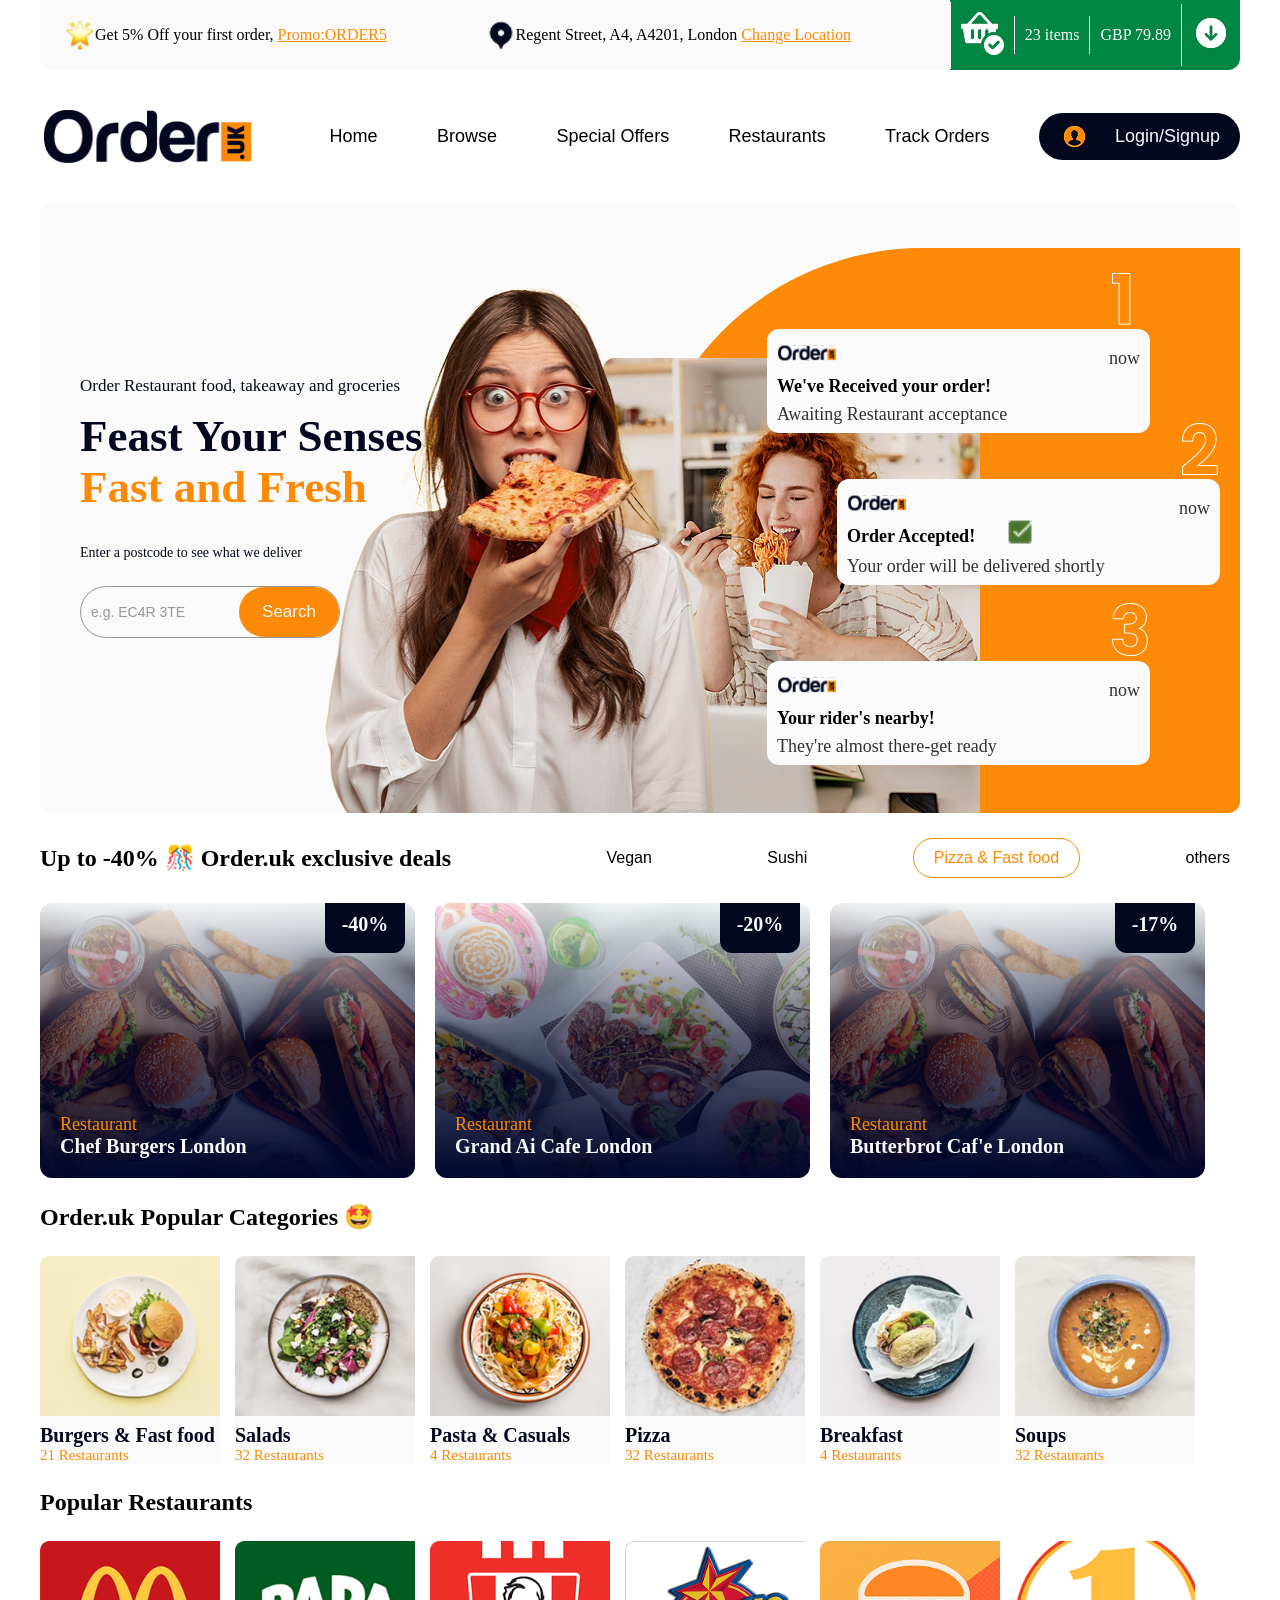
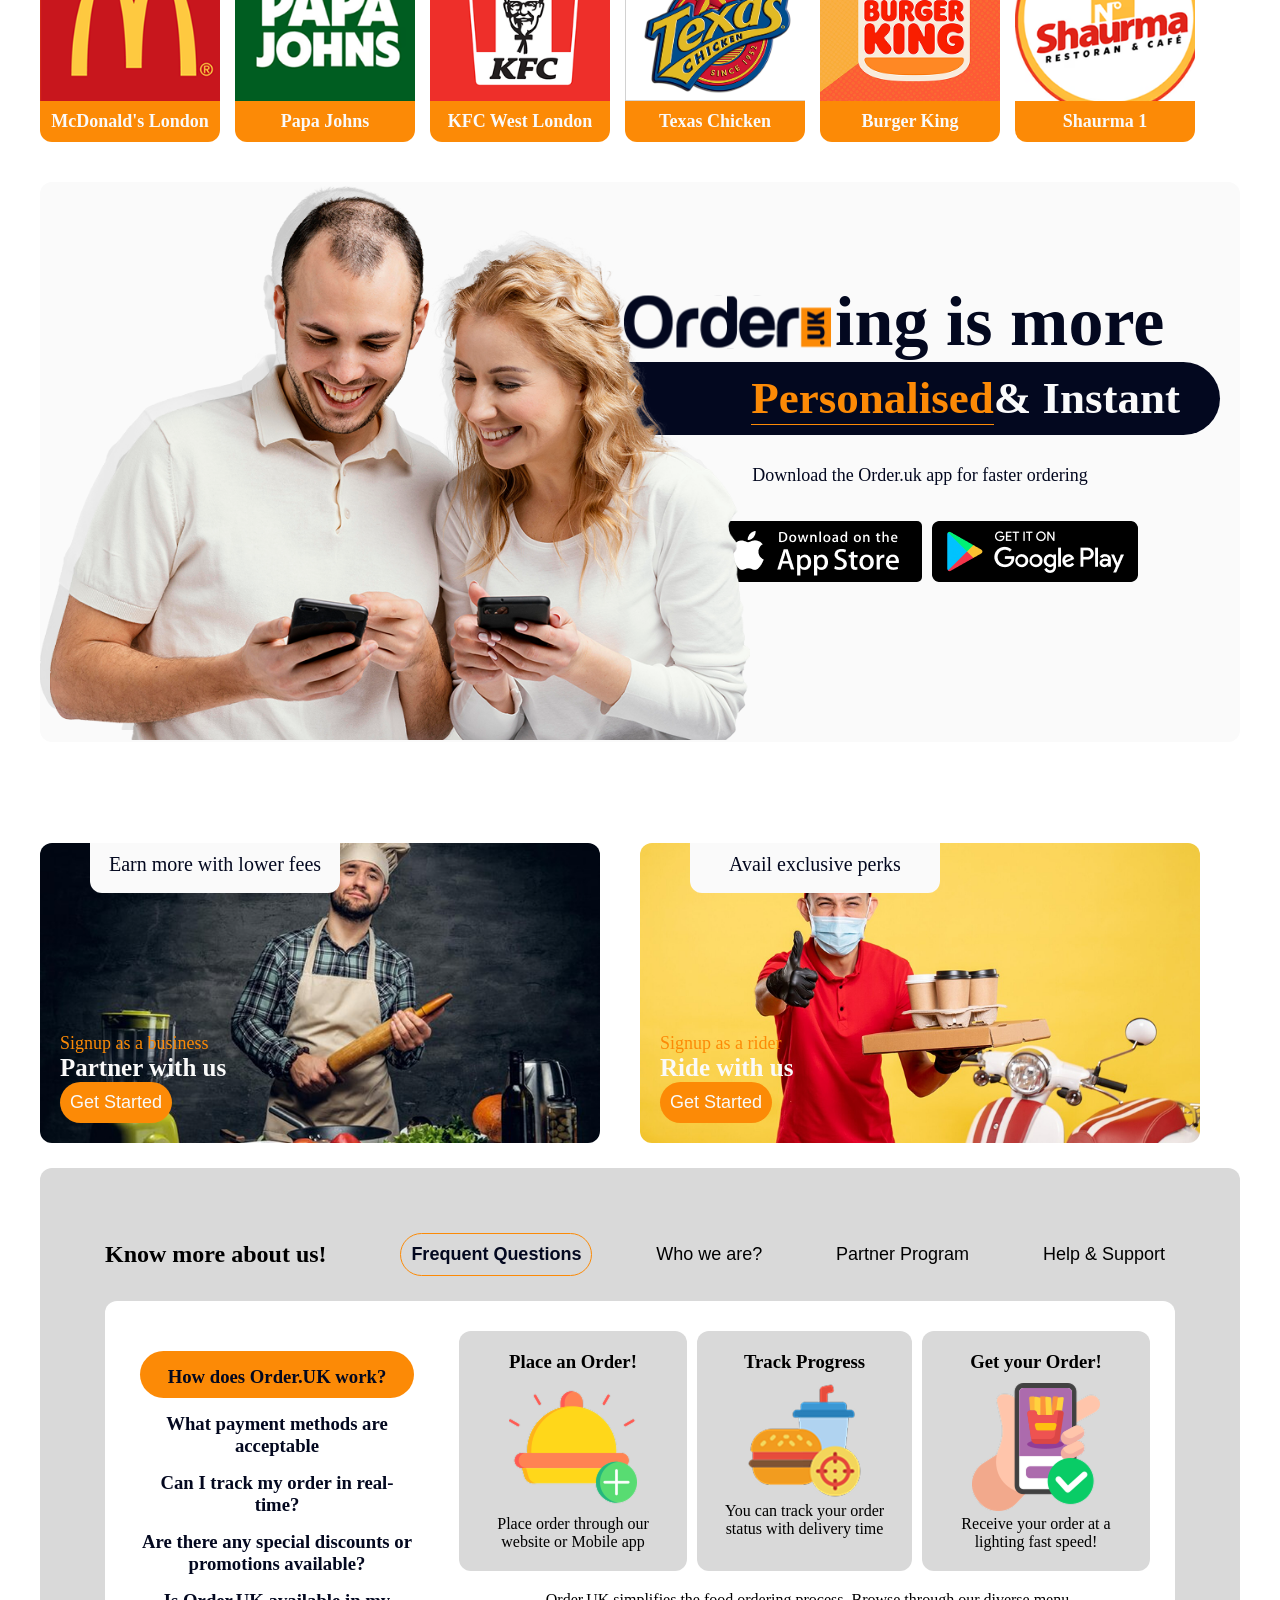
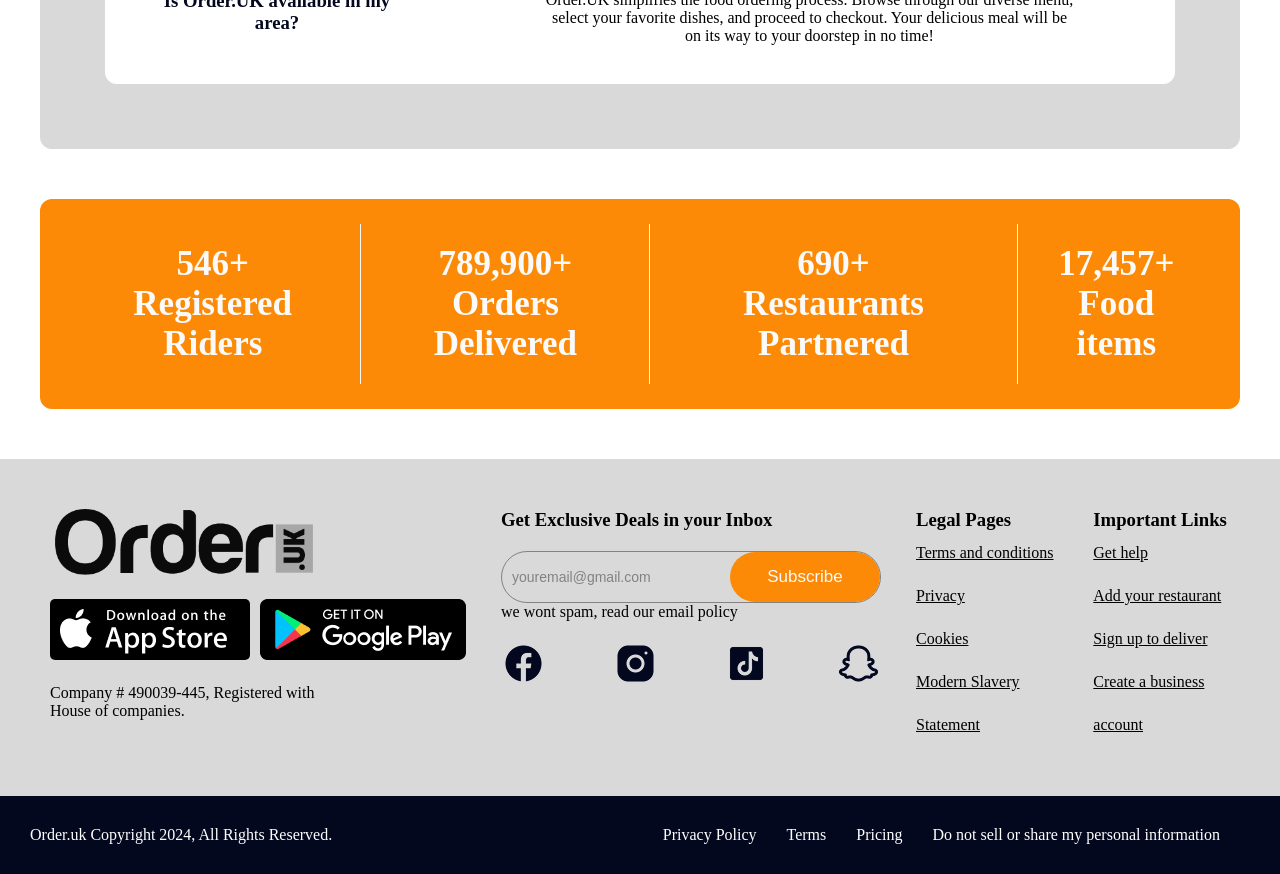
<file: index.html>
<!DOCTYPE html>
<html lang="en">
    <head>
        <meta charset="UTF-8">
        <meta name="viewport" content="width=device-width, initial-scale=1.0">
        <title>Food Delivery</title>
        <link rel="stylesheet" href="./index.css">
    </head>
    <body>
        <section class="fullpage">
            <nav class="location">
                <div class="promo">
                    <img src="./images/star icon.png" alt="">
                    <p>Get 5% Off your first order, <a href="">Promo:ORDER5</a> </p>
                </div>
                <div class="regent">
                    <img src="./images/Location icon.png" alt="">
                    <p>Regent Street, A4, A4201, London <a href="">Change Location</a></p>
                    
                </div>
                <div class="basket">
                    <div class="shopB">
                        <img src="./images/Full Shopping Basket.png" alt="">
                    </div>
                    <div class="items">
                        <p>23 items</p>
                    </div>
                    <div class="GBP">
                        <p>GBP 79.89</p>
                    </div>
                    <div class="forward">
                        <img src="./images/forward icon.png" alt="">
                    </div>
                </div>
            </nav>
            <div class="orderlogo">
                <img src="./images/Order logo.svg" alt="">
                <button class="homebtn">Home</button>
                <button class="browsebtn">Browse</button>
                <button class="specialbtn">Special Offers</button>
                <a href="../ordering-page/ordering.html"><button class="restbtn">Restaurants</button></a>
                <button class="trackbtn">Track Orders</button>
                <div class="logbtn">
                    <img src="./images/Male User icon.png" alt="">
                    <button class="logsigbtn">Login/Signup</button>
                </div>
            </div>
            <div class="landpg">
                <div class="orange"></div>
                <div class="spag-div"></div>
                <div class="eatpizza"><img src="./images/girleatingpizza.png" alt=""></div>
                <div class="order1">
                    <img class="orimg1" src="./images/1.png" alt="">
                    <div class="receiveorder">
                        <div class="order1logo">
                            <img src="./images/Order logo.svg" alt="">
                            <p>now</p>
                        </div>
                        <h1>We've Received your order!</h1>
                        <p>Awaiting Restaurant acceptance</p>
                    </div>
                </div>
                <div class="order2">
                    <img class="orimg2" src="./images/2.png" alt="">
                    <div class="acceptorder">
                        <div class="order1logo">
                            <img src="./images/Order logo.svg" alt="">
                            <p>now</p>
                        </div>
                        <div class="ornow">
                            <h1>Order Accepted!</h1>
                            <img src="./images/Tick Box.png" alt="">
                        </div>
                        <p>Your order will be delivered shortly</p>
                    </div>
                </div>
                <div class="order3">
                    <img class="orimg3" src="./images/3.png" alt="">
                    <div class="riderorder">
                        <div class="order1logo">
                            <img src="./images/Order logo.svg" alt="">
                            <p>now</p>
                        </div>
                        <h1>Your rider's nearby!</h1>
                        <p>They're almost there-get ready</p>
                    </div>
                </div>
                <div class="text1">
                    <p class="p1">Order Restaurant food, takeaway and groceries</p>
                    <h1 class="h1">Feast Your Senses</h1>
                    <h1 class="h2">Fast and Fresh</h1>
                    <p class="p2">Enter a postcode to see what we deliver</p>
                    <form action="">
                        <input type="text" name="" id="" placeholder="e.g. EC4R 3TE">
                        <button>Search</button>
                    </form>
                </div>
                
            </div>
            <div class="exclusive">
                <div class="deals">
                    <h1 class="dealsh1">Up to -40% 🎊 Order.uk exclusive deals</h1>
                    <button class="vgbtn">Vegan</button>
                    <button class="subtn">Sushi</button>
                    <button class="pffbtn">Pizza & Fast food</button>
                    <button class="otbtn">others</button>
                </div>
                <div class="restaurantfood">
                    <div class="chefburgers">
                        <div class="chburg">
                            <div class="chtext1">
                                <h1>-40%</h1>
                            </div>
                            <div class="chtext2">
                                <p>Restaurant</p>
                                <h2>Chef Burgers London</h2>
                            </div>   
                        </div>
                    </div>
                    <div class="aicafe">
                        <div class="aicaf">
                            <div class="aitext1">
                                <h1>-20%</h1>
                            </div>
                            <div class="aitext2">
                                <p>Restaurant</p>
                                <h2>Grand Ai Cafe London</h2>
                            </div>   
                        </div>
                    </div>
                    <div class="butterbrot">
                        <div class="butbrot">
                            <div class="brottext1">
                                <h1>-17%</h1>
                            </div>
                            <div class="brottext2">
                                <p>Restaurant</p>
                                <h2>Butterbrot Caf'e London</h2>
                            </div>   
                        </div>
                    </div>
                </div>   
            </div>
            <div class="orderpopular">
                <h2>Order.uk Popular Categories 🤩</h2>
                <div class="ordercategories">
                    <div class="burgfast">
                        <div class="burgfastImage"></div>
                        <div class="burgfastText">
                            <h2>Burgers & Fast food</h2>
                            <p>21 Restaurants</p>
                        </div>
                    </div>
                    <div class="salad">
                        <div class="saladImage"></div>
                        <div class="saladText">
                            <h2>Salads</h2>
                            <p>32 Restaurants</p>
                        </div>
                    </div>
                    <div class="pasc">
                        <div class="pascImage"></div>
                        <div class="pascText">
                            <h2>Pasta & Casuals</h2>
                            <p>4 Restaurants</p>
                        </div>
                    </div>
                    <div class="pizz">
                        <div class="pizzImage"></div>
                        <div class="pizzText">
                            <h2>Pizza</h2>
                            <p>32 Restaurants</p>
                        </div>
                    </div>
                    <div class="Break">
                        <div class="BreakImage"></div>
                        <div class="BreakText">
                            <h2>Breakfast</h2>
                            <p>4 Restaurants</p>
                        </div>
                    </div>
                    <div class="soup">
                        <div class="soupImage"></div>
                        <div class="soupText">
                            <h2>Soups</h2>
                            <p>32 Restaurants</p>
                        </div>
                    </div>
                    
                </div>
            </div>
            <div class="popularresto">
                <h2>Popular Restaurants</h2>
                <div class="popresto">
                    <div class="McDon">
                        <div class="McDonImage"></div>
                        <div class="McDonText">
                            <h2>McDonald's London</h2>
                        </div>
                    </div>
                    <div class="papaJ">
                        <div class="papaJImage"></div>
                        <div class="papaJText">
                            <h2>Papa Johns</h2>
                        </div>
                    </div>
                    <div class="KFC">
                        <div class="KFCImage"></div>
                        <div class="KFCText">
                            <h2>KFC West London</h2>
                        </div>
                    </div>
                    <div class="Texc">
                        <div class="TexcImage"></div>
                        <div class="TexcText">
                            <h2>Texas Chicken</h2>
                        </div>
                    </div>
                    <div class="BurgK">
                        <div class="BurgKImage"></div>
                        <div class="BurgKText">
                            <h2>Burger King</h2>
                        </div>
                    </div>
                    <div class="Shau">
                        <div class="ShauImage"></div>
                        <div class="ShauText">
                            <h2>Shaurma 1</h2>
                        </div>
                    </div>
                </div>
            </div>
            <div class="download">
                <div class="downloadbg">
                    <div class="orderpers">
                        <div class="ordering">
                            <img src="./images/Order logo.svg" alt=""><h2>ing is more</h2>
                        </div>
                        <div class="personalizes">
                            <h2 class="pers">Personalised</h2>
                            <h2 class="ins"> & Instant</h2>
                        </div>
                        <div class="downorder">
                            <p>Download the Order.uk app for faster ordering</p>
                            <div class="appplay">
                                <div class="appstore"><img src="./images/App Store.png" alt=""></div>
                                <div class="googleplay"><img src="./images/google play.png" alt=""></div>
                            </div>
                        </div>
                        
                    </div>
                    <div class="smiling1"></div>
                    <div class="smiling2"></div>
                    
                </div>
            </div>
            <div class="earnperks">
                <div class="earn">
                    <div class="earnmore">
                        <div class="earnmoretext1">
                            <p>Earn more with lower fees</p>
                        </div>
                        <div class="earnmoretext2">
                            <p>Signup as a business</p>
                            <h2>Partner with us</h2>
                            <button>Get Started</button>
                        </div>   
                    </div>
                </div>
                <div class="perks">
                    <div class="perksavail">
                        <div class="perksavailtext1">
                            <p>Avail exclusive perks</p>
                        </div>
                        <div class="perksavailtext2">
                            <p>Signup as a rider</p>
                            <h2>Ride with us</h2>
                            <button>Get Started</button>
                        </div>   
                    </div>
                </div>
            </div>
            <div class="knowmore">
                <div class="knmr">
                    <div class="know">
                        <h2>Know more about us!</h2>
                        <button class="freq">Frequent Questions</button>
                        <button class="what">Who we are?</button>
                        <button class="what">Partner Program</button>
                        <button class="what">Help & Support</button>
                    </div>
                    <div class="howdoes">
                        <div class="howwork">
                            <h3 class="hodoes">How does Order.UK work?</h3>
                            <h3>What payment methods are acceptable</h3>
                            <h3>Can I track my order in real-time?</h3>
                            <h3>Are there any special discounts or promotions available?</h3>
                            <h3>Is Order.UK available in my area?</h3>
                        </div>
                        <div class="placetrack">
                            <div class="placeortr">
                                <div class="place-order">
                                    <h3>Place an Order!</h3>
                                    <img src="./images/place order icon.png" alt="">
                                    <p>Place order through our website or Mobile app</p>
                                </div>
                                <div class="track-order">
                                    <h3>Track Progress</h3>
                                    <img src="./images/track progress icon.png" alt="">
                                    <p>You can track your order status with delivery time</p>
                                </div>
                                <div class="get-order">
                                    <h3>Get your Order!</h3>
                                    <img src="./images/get your order icon.png" alt="">
                                    <p>Receive your order at a lighting fast speed!</p>
                                </div>
                            </div>
                            <div class="simplifies">
                                <p>Order.UK simplifies the food ordering process. Browse through our diverse menu, <br>select your favorite dishes, and proceed to checkout. Your delicious meal will be <br>on its way to your doorstep in no time!</p>
                            </div>
                        </div>
                    </div>
                </div>

            </div>
            <div class="no-of">
                <div class="reg-ri"><h3>546+ <br>Registered Riders</h3></div>
                <div class="ord-de"><h3>789,900+ <br>Orders Delivered</h3></div>
                <div class="res-pa"><h3>690+ <br>Restaurants Partnered</h3></div>
                <div class="foo-it"><h3>17,457+ <br>Food items</h3></div>
            </div> 
        </section>
        <section class="footer">
            <div class="orderlegal">
                <div class="order-app">
                    <div class="ord-2"><img src="./images/Order logo2.svg" alt=""></div>
                    <div class="applay">
                        <div class="apstore"><img src="./images/App Store.png" alt=""></div>
                        <div class="googplay"><img src="./images/google play.png" alt=""></div>
                    </div>
                    <p>Company # 490039-445, Registered with <br>House of companies.</p>
                </div>
                <div class="get-ex">
                    <h3>Get Exclusive Deals in your Inbox</h3>
                    <form action="">
                        <input type="text" name="" id="" placeholder="youremail@gmail.com">
                        <button>Subscribe</button>
                    </form>
                    <p>we wont spam, read our email policy</p>
                    <div class="soc-icon">
                        <img src="./images/Facebook icon.png" alt="">
                        <img src="./images/Instagram icon.png" alt="">
                        <img src="./images/TikTok icon.png" alt="">
                        <img src="./images/Snapchat icon.png" alt="">
                    </div>
                </div>
                <div class="legal">
                    <h3>Legal Pages</h3>
                    <p>Terms and conditions</p><p>Privacy</p> <p>Cookies</p>  <p>Modern Slavery Statement</p>
                </div>
                <div class="im-li">
                    <h3>Important Links</h3>
                    <p>Get help</p><p>Add your restaurant</p> <p>Sign up to deliver</p>  <p>Create a business account</p>
                </div>
            </div>
            <div class="copyright">
                <p>Order.uk Copyright 2024, All Rights Reserved.</p>
                <div class="priv-pol">
                    <p>Privacy Policy </p>
                    <p> Terms </p>
                    <p>Pricing</p>
                    <p>Do not sell or share my personal information</p>
                </div>
            </div>
        </section>
    </body>
</html>
</file>
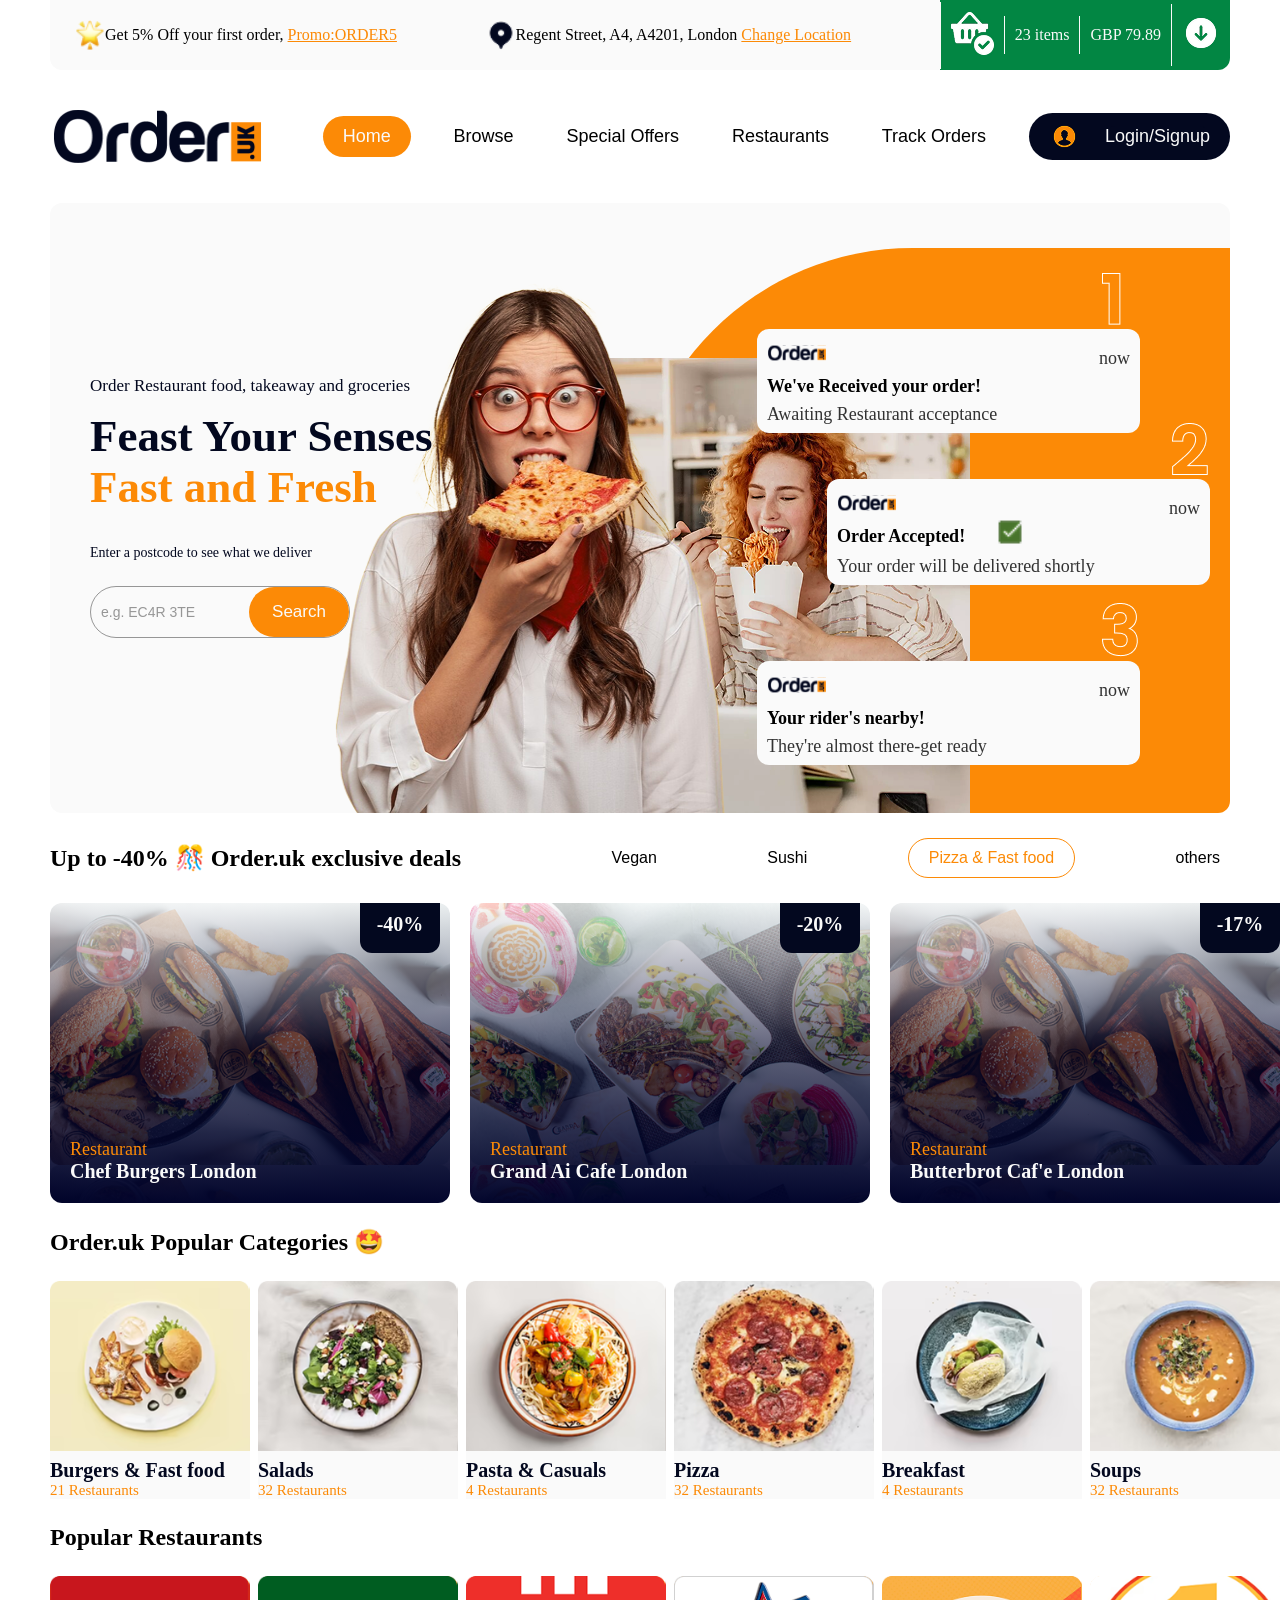
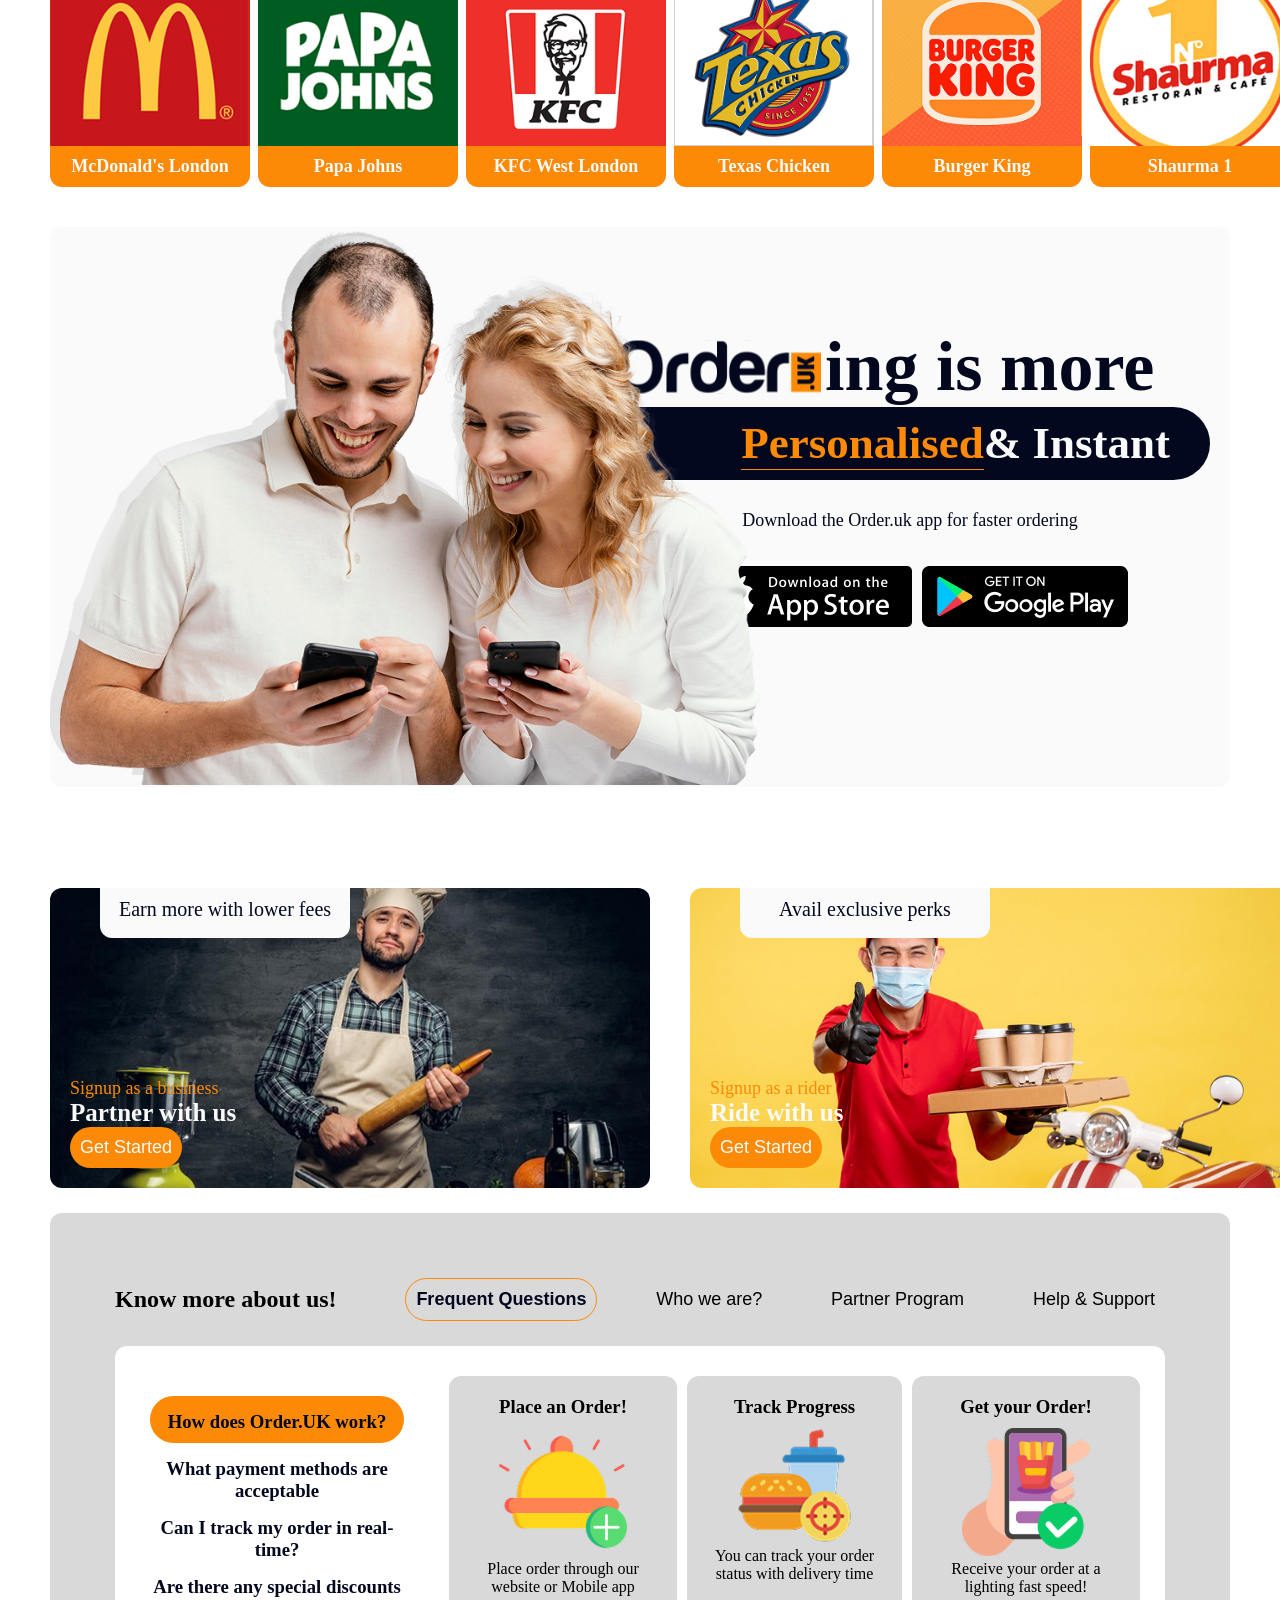
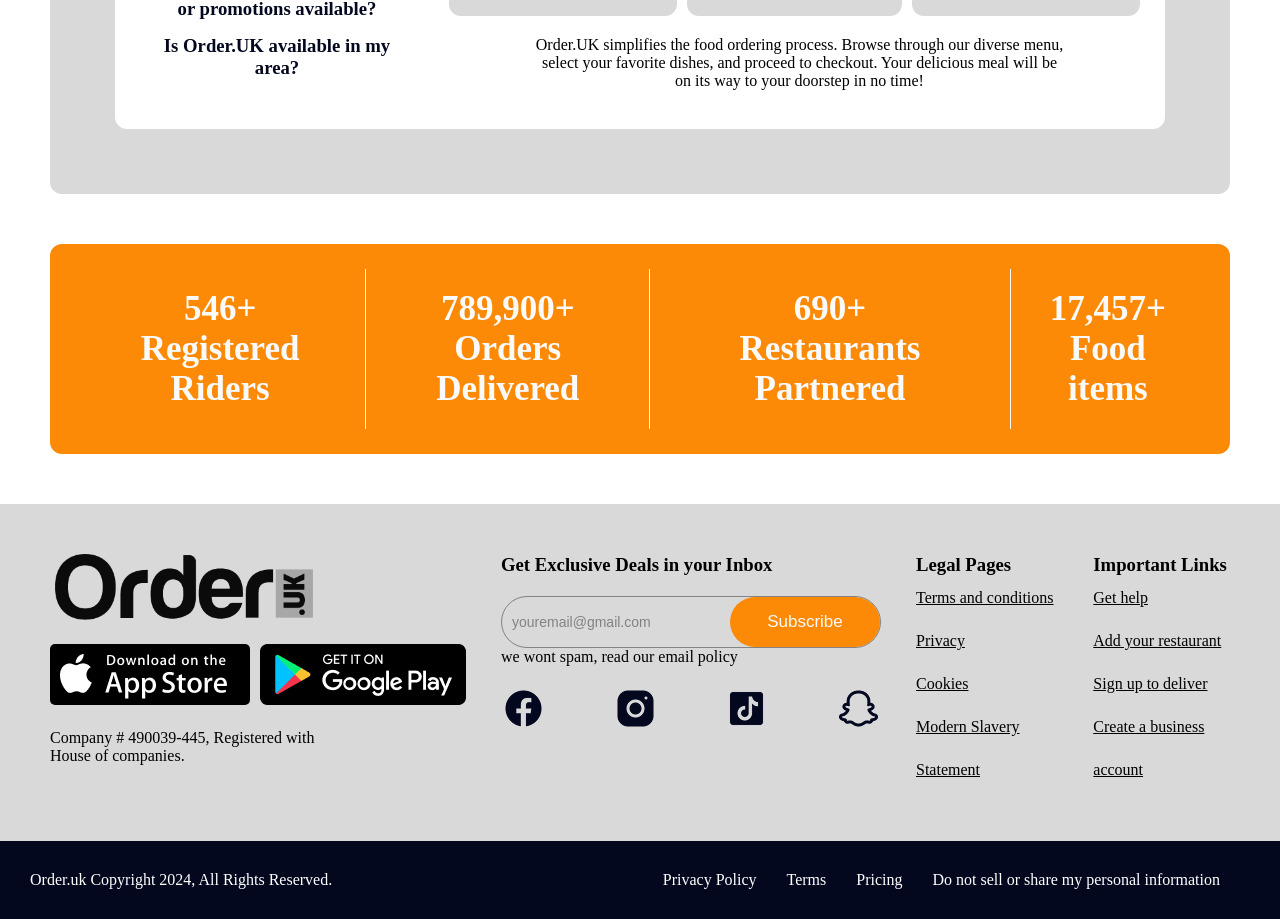
<file: home/index.html>
<!DOCTYPE html>
<html lang="en">
<head>
    <meta charset="UTF-8">
    <meta name="viewport" content="width=device-width, initial-scale=1.0">
    <title>Food Delivery</title>
    <link rel="stylesheet" href="./index.css">
</head>
<body>
    <section class="fullpage">
        <nav class="location">
            <div class="promo">
                <img src="./images/star icon.png" alt="">
                <p>Get 5% Off your first order, <a href="">Promo:ORDER5</a> </p>
            </div>
            <div class="regent">
                <img src="./images/Location icon.png" alt="">
                <p>Regent Street, A4, A4201, London <a href="">Change Location</a></p>
                
            </div>
            <div class="basket">
                <div class="shopB">
                    <img src="./images/Full Shopping Basket.png" alt="">
                </div>
                <div class="items">
                    <p>23 items</p>
                </div>
                <div class="GBP">
                    <p>GBP 79.89</p>
                </div>
                <div class="forward">
                    <img src="./images/forward icon.png" alt="">
                </div>
            </div>
        </nav>
        <div class="orderlogo">
            <img src="./images/Order logo.svg" alt="">
            <button class="homebtn">Home</button>
            <button class="browsebtn">Browse</button>
            <button class="specialbtn">Special Offers</button>
            <a href="../ordering-page/ordering.html"><button class="restbtn">Restaurants</button></a>
            <button class="trackbtn">Track Orders</button>
            <div class="logbtn">
                <img src="./images/Male User icon.png" alt="">
                <button class="logsigbtn">Login/Signup</button>
            </div>
        </div>
        <div class="landpg">
            <div class="orange"></div>
            <div class="spag-div"></div>
            <div class="eatpizza"><img src="./images/girleatingpizza.png" alt=""></div>
            <div class="order1">
                <img class="orimg1" src="./images/1.png" alt="">
                <div class="receiveorder">
                    <div class="order1logo">
                        <img src="./images/Order logo.svg" alt="">
                        <p>now</p>
                    </div>
                    <h1>We've Received your order!</h1>
                    <p>Awaiting Restaurant acceptance</p>
                </div>
            </div>
            <div class="order2">
                <img class="orimg2" src="./images/2.png" alt="">
                <div class="acceptorder">
                    <div class="order1logo">
                        <img src="./images/Order logo.svg" alt="">
                        <p>now</p>
                    </div>
                    <div class="ornow">
                        <h1>Order Accepted!</h1>
                        <img src="./images/Tick Box.png" alt="">
                    </div>
                    <p>Your order will be delivered shortly</p>
                </div>
            </div>
            <div class="order3">
                <img class="orimg3" src="./images/3.png" alt="">
                <div class="riderorder">
                    <div class="order1logo">
                        <img src="./images/Order logo.svg" alt="">
                        <p>now</p>
                    </div>
                    <h1>Your rider's nearby!</h1>
                    <p>They're almost there-get ready</p>
                </div>
            </div>
            <div class="text1">
                <p class="p1">Order Restaurant food, takeaway and groceries</p>
                <h1 class="h1">Feast Your Senses</h1>
                <h1 class="h2">Fast and Fresh</h1>
                <p class="p2">Enter a postcode to see what we deliver</p>
                <form action="">
                    <input type="text" name="" id="" placeholder="e.g. EC4R 3TE">
                    <button>Search</button>
                </form>
            </div>
            
        </div>
        <div class="exclusive">
            <div class="deals">
                <h1 class="dealsh1">Up to -40% 🎊 Order.uk exclusive deals</h1>
                <button class="vgbtn">Vegan</button>
                <button class="subtn">Sushi</button>
                <button class="pffbtn">Pizza & Fast food</button>
                <button class="otbtn">others</button>
            </div>
            <div class="restaurantfood">
                <div class="chefburgers">
                    <div class="chburg">
                        <div class="chtext1">
                            <h1>-40%</h1>
                        </div>
                        <div class="chtext2">
                            <p>Restaurant</p>
                            <h2>Chef Burgers London</h2>
                        </div>   
                    </div>
                </div>
                <div class="aicafe">
                    <div class="aicaf">
                        <div class="aitext1">
                            <h1>-20%</h1>
                        </div>
                        <div class="aitext2">
                            <p>Restaurant</p>
                            <h2>Grand Ai Cafe London</h2>
                        </div>   
                    </div>
                </div>
                <div class="butterbrot">
                    <div class="butbrot">
                        <div class="brottext1">
                            <h1>-17%</h1>
                        </div>
                        <div class="brottext2">
                            <p>Restaurant</p>
                            <h2>Butterbrot Caf'e London</h2>
                        </div>   
                    </div>
                </div>
            </div>   
        </div>
        <div class="orderpopular">
            <h2>Order.uk Popular Categories 🤩</h2>
            <div class="ordercategories">
                <div class="burgfast">
                    <div class="burgfastImage"></div>
                    <div class="burgfastText">
                        <h2>Burgers & Fast food</h2>
                        <p>21 Restaurants</p>
                    </div>
                </div>
                <div class="salad">
                    <div class="saladImage"></div>
                    <div class="saladText">
                        <h2>Salads</h2>
                        <p>32 Restaurants</p>
                    </div>
                </div>
                <div class="pasc">
                    <div class="pascImage"></div>
                    <div class="pascText">
                        <h2>Pasta & Casuals</h2>
                        <p>4 Restaurants</p>
                    </div>
                </div>
                <div class="pizz">
                    <div class="pizzImage"></div>
                    <div class="pizzText">
                        <h2>Pizza</h2>
                        <p>32 Restaurants</p>
                    </div>
                </div>
                <div class="Break">
                    <div class="BreakImage"></div>
                    <div class="BreakText">
                        <h2>Breakfast</h2>
                        <p>4 Restaurants</p>
                    </div>
                </div>
                <div class="soup">
                    <div class="soupImage"></div>
                    <div class="soupText">
                        <h2>Soups</h2>
                        <p>32 Restaurants</p>
                    </div>
                </div>
                
            </div>
        </div>
        <div class="popularresto">
            <h2>Popular Restaurants</h2>
            <div class="popresto">
                <div class="McDon">
                    <div class="McDonImage"></div>
                    <div class="McDonText">
                        <h2>McDonald's London</h2>
                    </div>
                </div>
                <div class="papaJ">
                    <div class="papaJImage"></div>
                    <div class="papaJText">
                        <h2>Papa Johns</h2>
                    </div>
                </div>
                <div class="KFC">
                    <div class="KFCImage"></div>
                    <div class="KFCText">
                        <h2>KFC West London</h2>
                    </div>
                </div>
                <div class="Texc">
                    <div class="TexcImage"></div>
                    <div class="TexcText">
                        <h2>Texas Chicken</h2>
                    </div>
                </div>
                <div class="BurgK">
                    <div class="BurgKImage"></div>
                    <div class="BurgKText">
                        <h2>Burger King</h2>
                    </div>
                </div>
                <div class="Shau">
                    <div class="ShauImage"></div>
                    <div class="ShauText">
                        <h2>Shaurma 1</h2>
                    </div>
                </div>
            </div>
        </div>
        <div class="download">
            <div class="downloadbg">
                <div class="orderpers">
                    <div class="ordering">
                        <img src="./images/Order logo.svg" alt=""><h2>ing is more</h2>
                    </div>
                    <div class="personalizes">
                        <h2 class="pers">Personalised</h2>
                        <h2 class="ins"> & Instant</h2>
                    </div>
                    <div class="downorder">
                        <p>Download the Order.uk app for faster ordering</p>
                        <div class="appplay">
                            <div class="appstore"><img src="./images/App Store.png" alt=""></div>
                            <div class="googleplay"><img src="./images/google play.png" alt=""></div>
                        </div>
                    </div>
                    
                </div>
                <div class="smiling1"></div>
                <div class="smiling2"></div>
                
            </div>
        </div>
        <div class="earnperks">
            <div class="earn">
                <div class="earnmore">
                    <div class="earnmoretext1">
                        <p>Earn more with lower fees</p>
                    </div>
                    <div class="earnmoretext2">
                        <p>Signup as a business</p>
                        <h2>Partner with us</h2>
                        <button>Get Started</button>
                    </div>   
                </div>
            </div>
            <div class="perks">
                <div class="perksavail">
                    <div class="perksavailtext1">
                        <p>Avail exclusive perks</p>
                    </div>
                    <div class="perksavailtext2">
                        <p>Signup as a rider</p>
                        <h2>Ride with us</h2>
                        <button>Get Started</button>
                    </div>   
                </div>
            </div>
        </div>
        <div class="knowmore">
            <div class="knmr">
                <div class="know">
                    <h2>Know more about us!</h2>
                    <button class="freq">Frequent Questions</button>
                    <button class="what">Who we are?</button>
                    <button class="what">Partner Program</button>
                    <button class="what">Help & Support</button>
                </div>
                <div class="howdoes">
                    <div class="howwork">
                        <h3 class="hodoes">How does Order.UK work?</h3>
                        <h3>What payment methods are acceptable</h3>
                        <h3>Can I track my order in real-time?</h3>
                        <h3>Are there any special discounts or promotions available?</h3>
                        <h3>Is Order.UK available in my area?</h3>
                    </div>
                    <div class="placetrack">
                        <div class="placeortr">
                            <div class="place-order">
                                <h3>Place an Order!</h3>
                                <img src="./images/place order icon.png" alt="">
                                <p>Place order through our website or Mobile app</p>
                            </div>
                            <div class="track-order">
                                <h3>Track Progress</h3>
                                <img src="./images/track progress icon.png" alt="">
                                <p>You can track your order status with delivery time</p>
                            </div>
                            <div class="get-order">
                                <h3>Get your Order!</h3>
                                <img src="./images/get your order icon.png" alt="">
                                <p>Receive your order at a lighting fast speed!</p>
                            </div>
                        </div>
                        <div class="simplifies">
                            <p>Order.UK simplifies the food ordering process. Browse through our diverse menu, <br>select your favorite dishes, and proceed to checkout. Your delicious meal will be <br>on its way to your doorstep in no time!</p>
                        </div>
                    </div>
                </div>
            </div>

        </div>
        <div class="no-of">
            <div class="reg-ri"><h3>546+ <br>Registered Riders</h3></div>
            <div class="ord-de"><h3>789,900+ <br>Orders Delivered</h3></div>
            <div class="res-pa"><h3>690+ <br>Restaurants Partnered</h3></div>
            <div class="foo-it"><h3>17,457+ <br>Food items</h3></div>
        </div> 
    </section>
    <section class="footer">
        <div class="orderlegal">
            <div class="order-app">
                <div class="ord-2"><img src="./images/Order logo2.svg" alt=""></div>
                <div class="applay">
                    <div class="apstore"><img src="./images/App Store.png" alt=""></div>
                    <div class="googplay"><img src="./images/google play.png" alt=""></div>
                </div>
                <p>Company # 490039-445, Registered with <br>House of companies.</p>
            </div>
            <div class="get-ex">
                <h3>Get Exclusive Deals in your Inbox</h3>
                <form action="">
                    <input type="text" name="" id="" placeholder="youremail@gmail.com">
                    <button>Subscribe</button>
                </form>
                <p>we wont spam, read our email policy</p>
                <div class="soc-icon">
                    <img src="./images/Facebook icon.png" alt="">
                    <img src="./images/Instagram icon.png" alt="">
                    <img src="./images/TikTok icon.png" alt="">
                    <img src="./images/Snapchat icon.png" alt="">
                </div>
            </div>
            <div class="legal">
                <h3>Legal Pages</h3>
                <p>Terms and conditions</p><p>Privacy</p> <p>Cookies</p>  <p>Modern Slavery Statement</p>
            </div>
            <div class="im-li">
                <h3>Important Links</h3>
                <p>Get help</p><p>Add your restaurant</p> <p>Sign up to deliver</p>  <p>Create a business account</p>
            </div>
        </div>
        <div class="copyright">
            <p>Order.uk Copyright 2024, All Rights Reserved.</p>
            <div class="priv-pol">
                <p>Privacy Policy </p>
                <p> Terms </p>
                <p>Pricing</p>
                <p>Do not sell or share my personal information</p>
            </div>
        </div>
    </section>
</body>
</html>
</file>
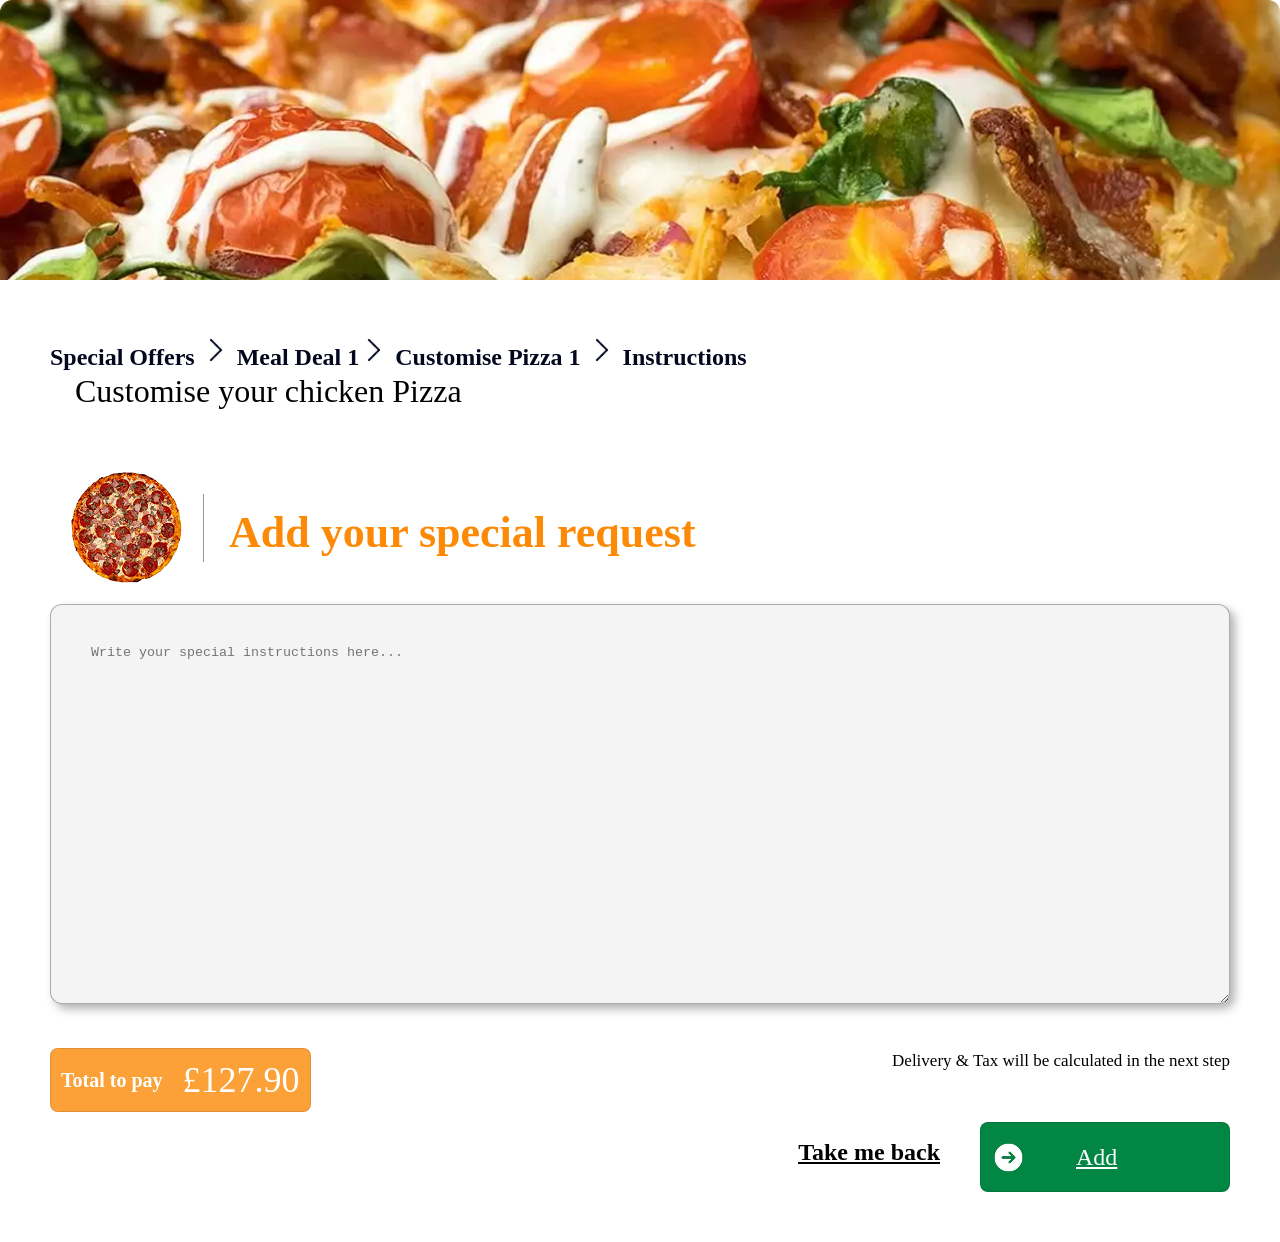
<file: add-request/add-request.html>
<!DOCTYPE html>
<html lang="en">
<head>
    <meta charset="UTF-8">
    <meta name="viewport" content="width=device-width, initial-scale=1.0">
    <title>Add your Request</title>
    <link rel="stylesheet" href="./add-request.css">
</head>
<body>
    <section class="bg"></section>
    <section class="add">
        <div class="add-req">
            <h3>Special Offers <img src="../images/Back.png" alt=""> Meal Deal 1<img src="../images/Back.png" alt=""> Customise Pizza 1 <img src="../images/Back.png" alt=""> Instructions</h3>
            <p style="font-size: 32px; margin-left: 25px; line-height: 40px;">Customise your chicken Pizza</p>
        </div>
        <div class="sel-op">
            <img src="../images/Polo.png" alt="">
            <div class="pizzamenText">
                <h4 style="font-size: 44px; line-height: 58px; margin-left: 15px; color: #FC8A06; text-align: center;">Add your special request</h4>
            </div>
        </div>
        <div class="textarea">
            <form action="">
                <textarea name="instruction" id="" placeholder="Write your special instructions here..."></textarea>
            </form>
        </div>
        <div class="tot-del">
            <div class="total-pay"><h4>Total to pay</h4><p>£127.90</p></div>
            <p style="font-size: 17px;line-height: 25px; align-items: center;">Delivery & Tax will be calculated in the next step</p>
        </div>
        <div class="take-back">
            <a href="../customize-pizza/customize.html"><h4 style="text-decoration: solid black underline; font-size: 24px; color: black;">Take me back</h4></a>
            <div class="next">
                <img src="../images/Forward Button (1).png" alt="">
                <a href=""><p style="text-decoration: solid white underline; color: white;">Add</p></a>
            </div>
        </div>
    </section>
</body>
</html>
</file>
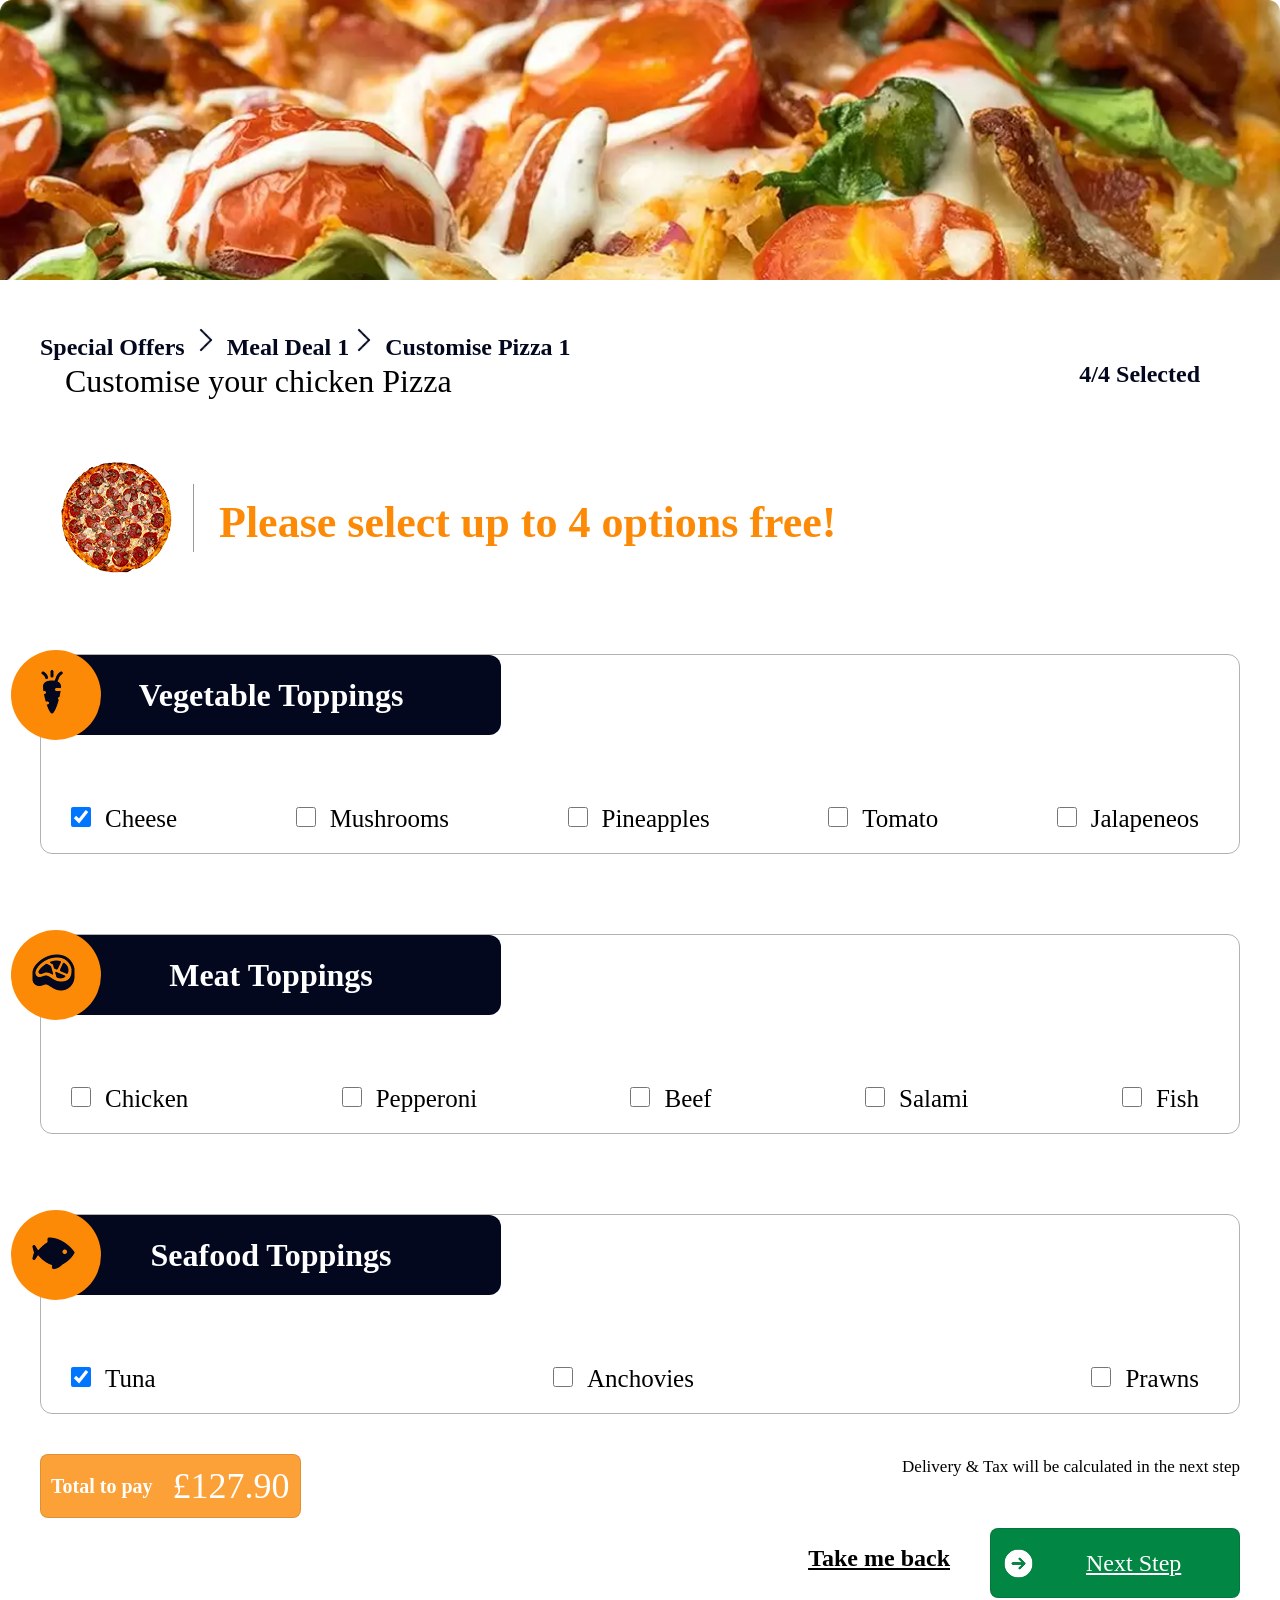
<file: customize-pizza/customize.html>
<!DOCTYPE html>
<html lang="en">
<head>
    <meta charset="UTF-8">
    <meta name="viewport" content="width=device-width, initial-scale=1.0">
    <title>Customise Pizza</title>
    <link rel="stylesheet" href="./customize.css">
</head>
<body>
    <section class="bg"></section>
    <section class="customize">
        <div class="cuspizza">
            <h3>Special Offers <img src="../images/Back.png" alt=""> Meal Deal 1<img src="../images/Back.png" alt=""> Customise Pizza 1</h3>
            <div class="sele-cuspizza">
                <p style="font-size: 32px; margin-left: 25px; line-height: 40px;">Customise your chicken Pizza</p>
                <h4 style="font-size: 24px; color: #03081F; padding-right: 40px;">4/4 Selected</h4>
            </div>
        </div>
        <div class="sel-op">
            <img src="../images/Polo.png" alt="">
            <div class="pizzamenText">
                <h4 style="font-size: 44px; line-height: 58px; margin-left: 15px; color: #FC8A06; text-align: center;">Please select up to 4 options free!</h4>
            </div>
        </div>
        <div class="check-boxPiz">
            <div class="veg-top">
                <div class="carrot"><img src="../images/Carrot.png" alt="Vegetables"></div>
                <h3>Vegetable Toppings</h3>
            </div>
            <form class="checkbox">
                <div class="check1">
                    <input type="checkbox" name="veggies" id="cheese" value="cheese" checked>
                    <label for="cheese">Cheese</label>
                </div>
                <div class="check1">
                    <input type="checkbox" name="veggies" id="mushrooms" value="mushrooms">
                    <label for="mushrooms">Mushrooms</label>
                </div>
                <div class="check1">
                    <input type="checkbox" name="veggies" id="pineapples" value="pineapples">
                    <label for="pineapples">Pineapples</label>
                </div>
                <div class="check1">
                    <input type="checkbox" name="veggies" id="tomato" value="tomato">
                    <label for="tomato">Tomato</label>
                </div>
                <div class="check1">
                    <input type="checkbox" name="veggies" id="jalapeneos" value="jalapeneos">
                    <label for="jalapeneos">Jalapeneos</label>
                </div>
            </form>
        </div>

        <div class="check-boxPiz2">
            <div class="veg-top">
                <div class="carrot"><img src="../images/Meat.png" alt="Meat"></div>
                <h3>Meat Toppings</h3>
            </div>
            <form class="checkbox">
                <div class="check1">
                    <input type="checkbox" name="meats" id="chicken" value="chicken">
                    <label for="chicken">Chicken</label>
                </div>
                <div class="check1">
                    <input type="checkbox" name="meats" id="pepperoni" value="pepperoni">
                    <label for="pepperoni">Pepperoni</label>
                </div>
                <div class="check1">
                    <input type="checkbox" name="meats" id="beef" value="beef">
                    <label for="beef">Beef</label>
                </div>
                <div class="check1">
                    <input type="checkbox" name="meats" id="salami" value="salami">
                    <label for="salami">Salami</label>
                </div>
                <div class="check1">
                    <input type="checkbox" name="meats" id="fish" value="fish">
                    <label for="fish">Fish</label>
                </div>
            </form>
        </div>

        <div class="check-boxPiz3">
            <div class="veg-top">
                <div class="carrot"><img src="../images/Whole Fish.png" alt="Seafood"></div>
                <h3>Seafood Toppings</h3>
            </div>
            <form class="checkbox">
                <div class="check1">
                    <input type="checkbox" name="seafood" id="tuna" value="tuna" checked>
                    <label for="tuna">Tuna</label>
                </div>
                <div class="check1">
                    <input type="checkbox" name="seafood" id="anchovies" value="anchovies">
                    <label for="anchovies">Anchovies</label>
                </div>
                <div class="check1">
                    <input type="checkbox" name="seafood" id="prawns" value="prawns">
                    <label for="prawns">Prawns</label>
                </div>
            </form>
        </div>
        <div class="tot-del">
            <div class="total-pay"><h4>Total to pay</h4><p>£127.90</p></div>
            <p style="font-size: 17px;line-height: 25px; align-items: center;">Delivery & Tax will be calculated in the next step</p>
        </div>
        <div class="take-back">
            <a href="../mealdeal/mealdeal.html"><h4 style="text-decoration: solid black underline; font-size: 24px; color: black;">Take me back</h4></a>
            <div class="next">
                <img src="../images/Forward Button (1).png" alt="">
                <a href="../add-request/add-request.html"><p style="text-decoration: solid white underline; color: white;">Next Step</p></a>
            </div>
        </div>
    </section>
</body>
</html>
</file>
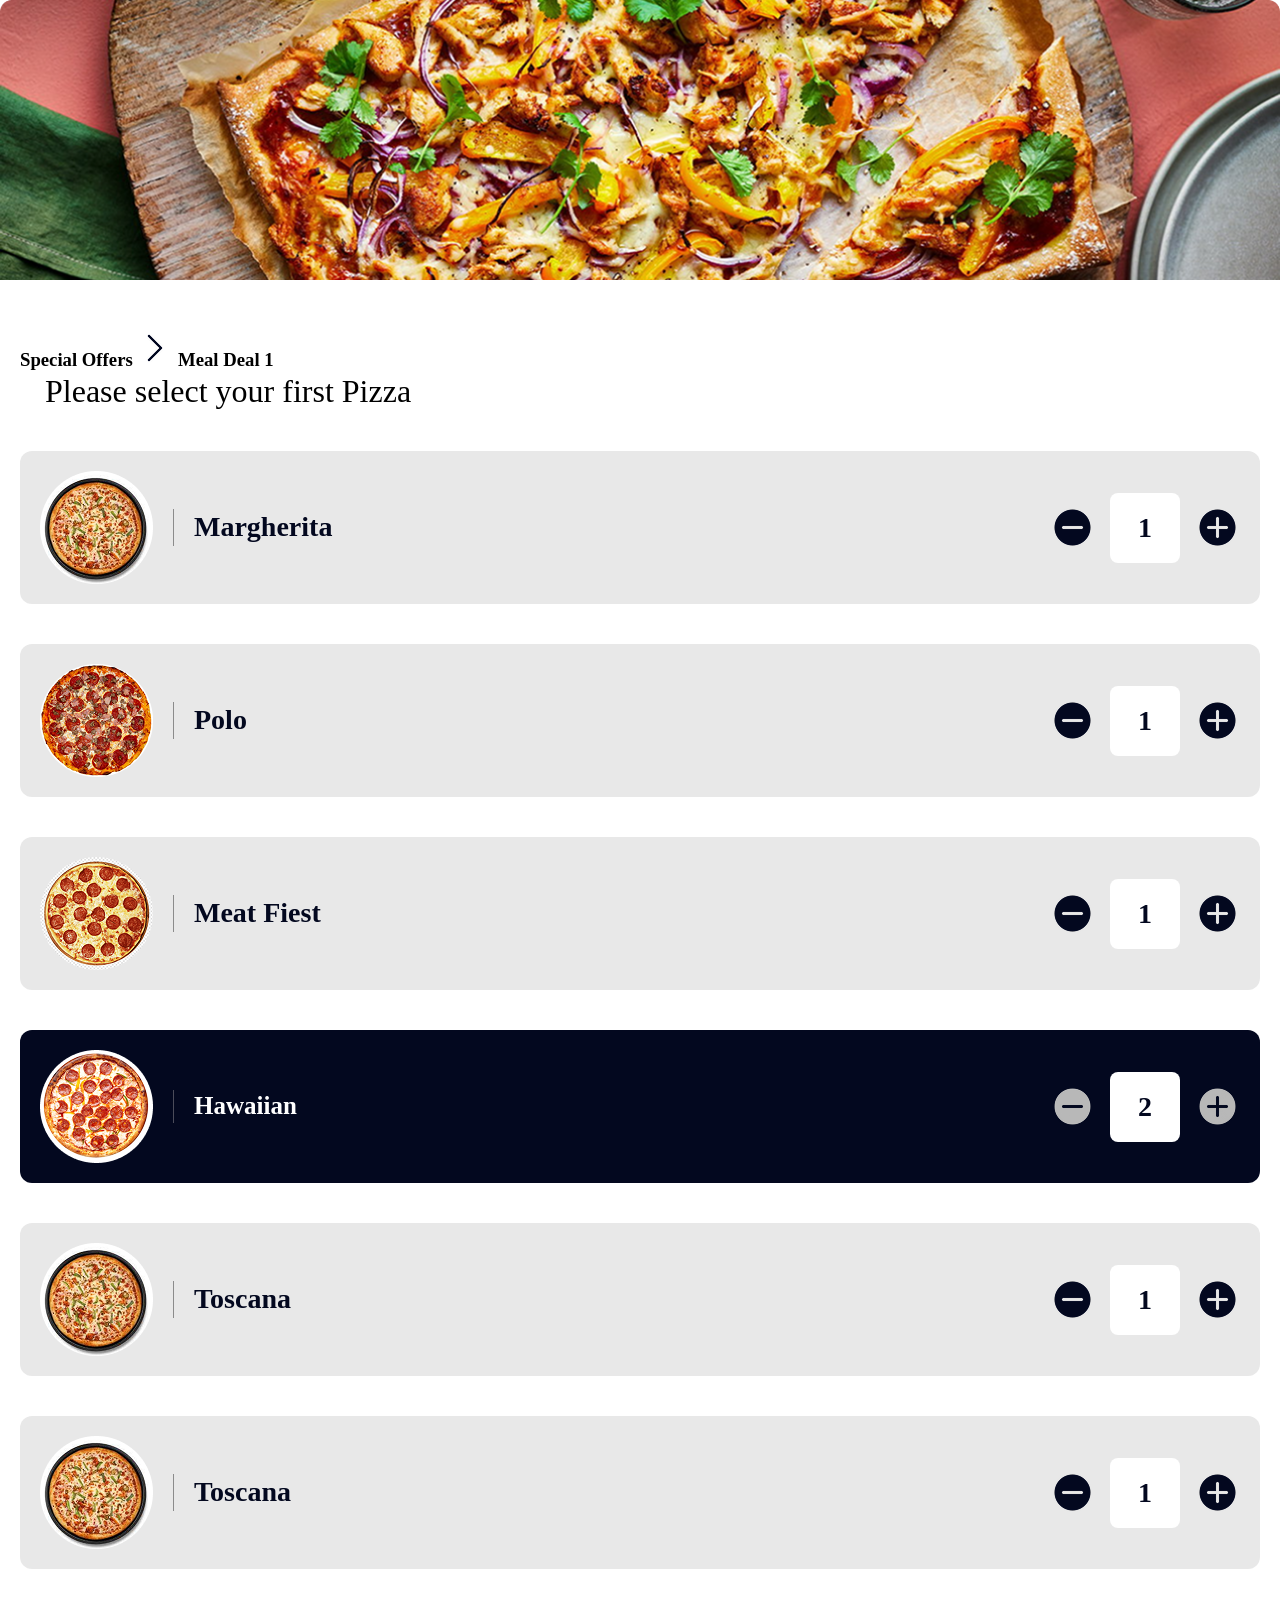
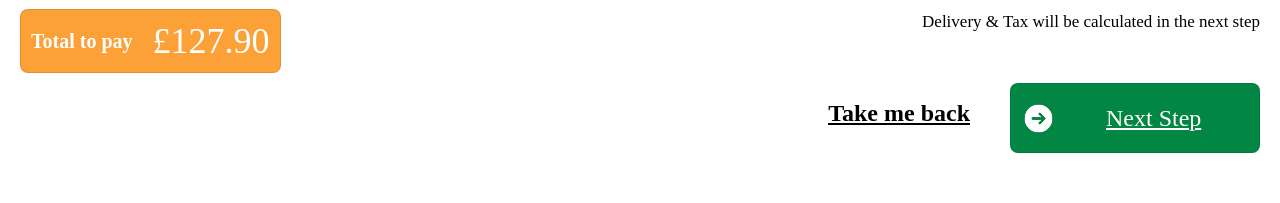
<file: mealdeal/mealdeal.html>
<!DOCTYPE html>
<html lang="en">
<head>
    <meta charset="UTF-8">
    <meta name="viewport" content="width=device-width, initial-scale=1.0">
    <title>Meal Deals</title>
    <link rel="stylesheet" href="./mealdeal.css">
</head>
<body>
    <section class="bg">
        
    </section>
    <section class="meal">
        <div class="mealdeal">
            <h3>Special Offers <img src="../images/Back.png" alt=""> Meal Deal 1</h3>
            <p style="font-size: 32px; margin-left: 25px; line-height: 40px;">Please select your first Pizza</p>
            <div class="pizza-menu">
                <img src="../images/Margherita.png" alt="">
                <div class="pizzamenText">
                        <h4>Margherita</h4>
                </div>
                <div class="pizzamenImg">
                    <img src="../images/Minus.png" alt="">
                    <div class="nos">
                        <p>1</p>
                    </div>
                    <img src="../images/MacOS Maximize.png" alt="">
                            
                </div>
                
            </div>
            <div class="pizza-menu">
                <img src="../images/Polo.png" alt="">
                <div class="pizzamenText">
                    <h4>Polo</h4>
                </div>
                <div class="pizzamenImg">
                    <img src="../images/Minus.png" alt="">
                    <div class="nos">
                        <p>1</p>
                    </div>
                    <img src="../images/MacOS Maximize.png" alt="">
                            
                </div>
                
            </div>
            <div class="pizza-menu">
                <img src="../images/Meat fiesta.png" alt="">
                <div class="pizzamenText">
                    <h4>Meat Fiest</h4>
                </div>
                <div class="pizzamenImg">
                    <img src="../images/Minus.png" alt="">
                    <div class="nos">
                        <p>1</p>
                    </div>
                    <img src="../images/MacOS Maximize.png" alt="">
                            
                </div>
                
            </div>
            <div class="pizza-menu" style="background-color: #03081F;">
                <img src="../images/Hawaian.png" alt="">
                <div class="hawaiinText">
                    <h4>Hawaiian</h4>
                </div>
                <div class="pizzamenImg" >
                    <img src="../images/Minus (1).png" alt="">
                    <div class="nos">
                        <p>2</p>
                    </div>
                    <img src="../images/MacOS Maximize (1).png" alt="">
                            
                </div>
                
            </div>
            <div class="pizza-menu">
                <img src="../images/Toscana.png" alt="">
                <div class="pizzamenText" >
                    <h4>Toscana</h4>
                </div>
                <div class="pizzamenImg">
                    <img src="../images/Minus.png" alt="">
                    <div class="nos">
                        <p>1</p>
                    </div>
                    <img src="../images/MacOS Maximize.png" alt="">
                            
                </div>
                
            </div>
            <div class="pizza-menu">
                <img src="../images/Toscana.png" alt="">
                <div class="pizzamenText">
                    <h4>Toscana</h4>
                </div>    
                <div class="pizzamenImg">
                    <img src="../images/Minus.png" alt="">
                    <div class="nos">
                        <p>1</p>
                    </div>
                    <img src="../images/MacOS Maximize.png" alt="">
                            
                </div>
                
            </div>

        </div>
        <div class="tot-del">
            <div class="total-pay"><h4>Total to pay</h4><p>£127.90</p></div>
            <p style="font-size: 17px;line-height: 25px; align-items: center;">Delivery & Tax will be calculated in the next step</p>
        </div>
        <div class="take-back">
            <a href="../ordering-page/ordering.html"><h4 style="text-decoration: solid black underline; font-size: 24px; color: black;">Take me back</h4></a>
            <div class="next">
                <img src="../images/Forward Button (1).png" alt="">
                <a href="../customize-pizza/customize.html"><p style="text-decoration: solid white underline; color: white;">Next Step</p></a>
            </div>
        </div>
    </section>
</body>
</html>
</file>
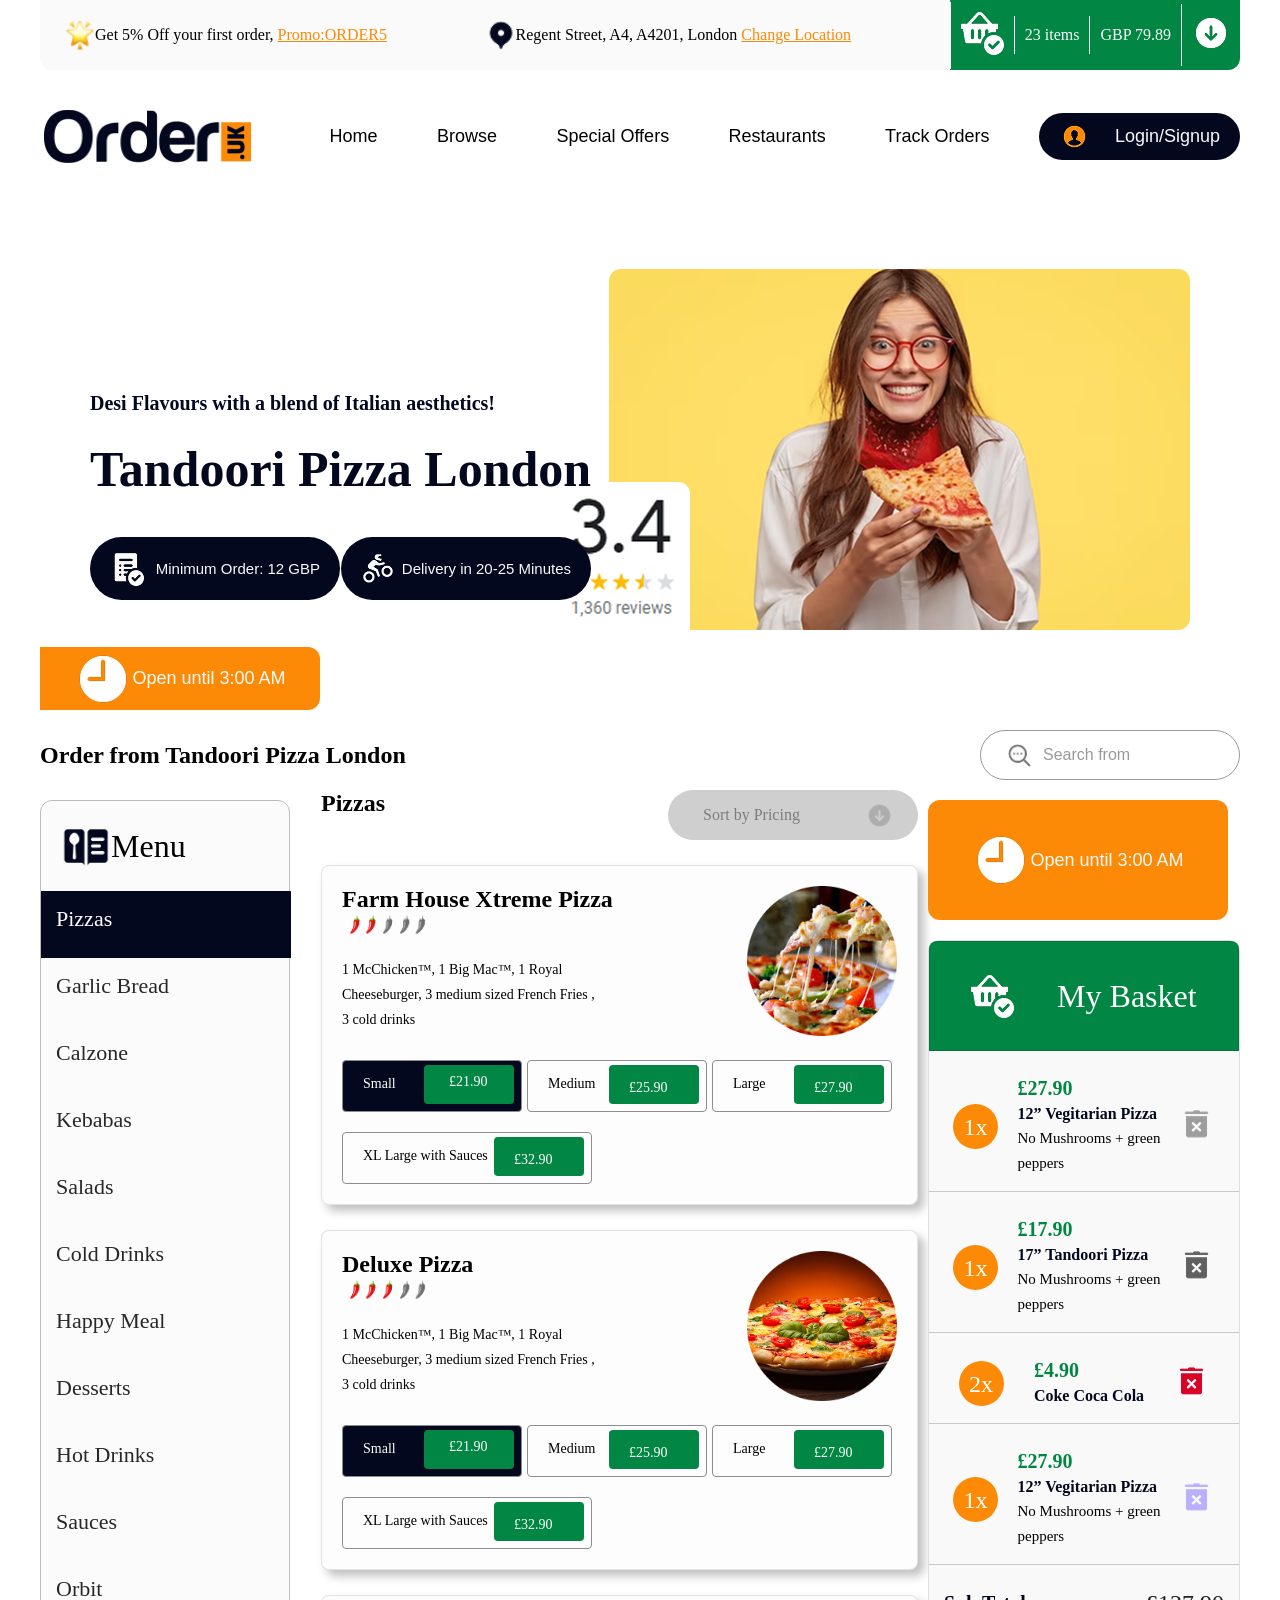
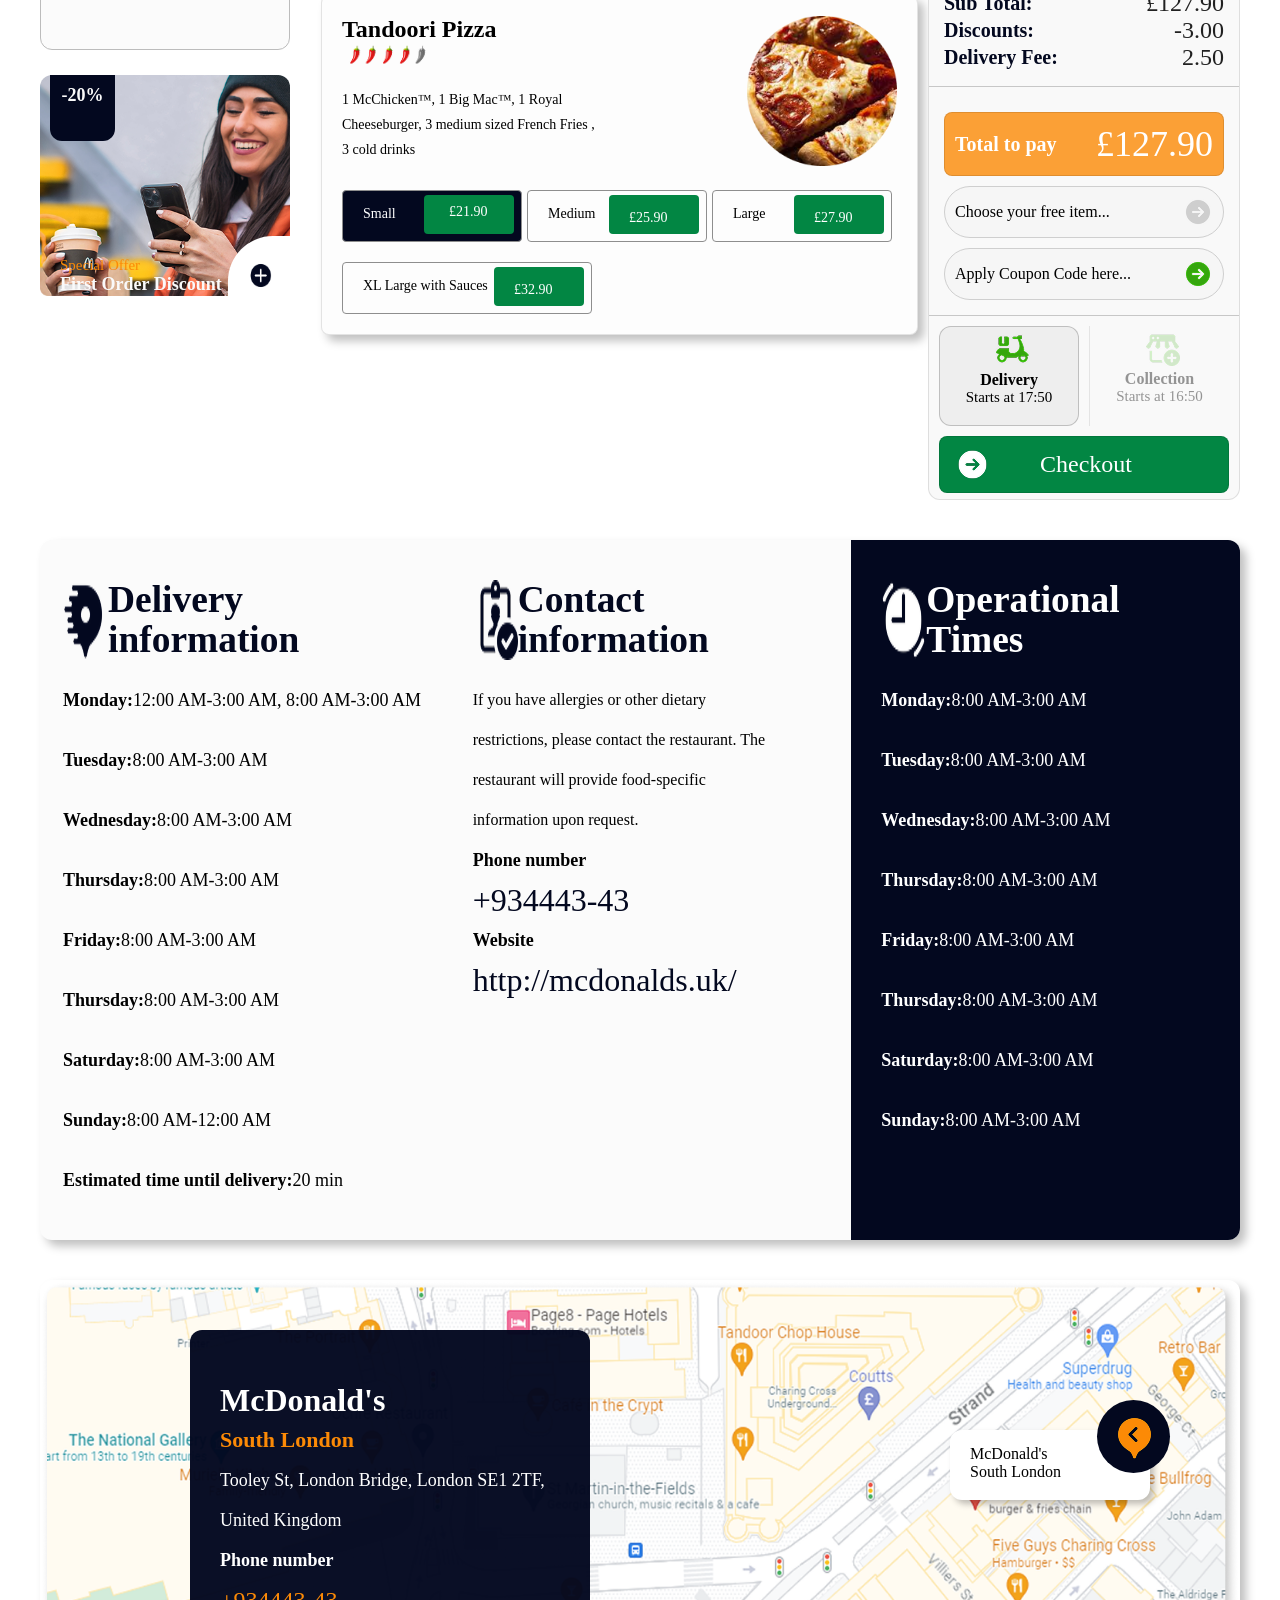
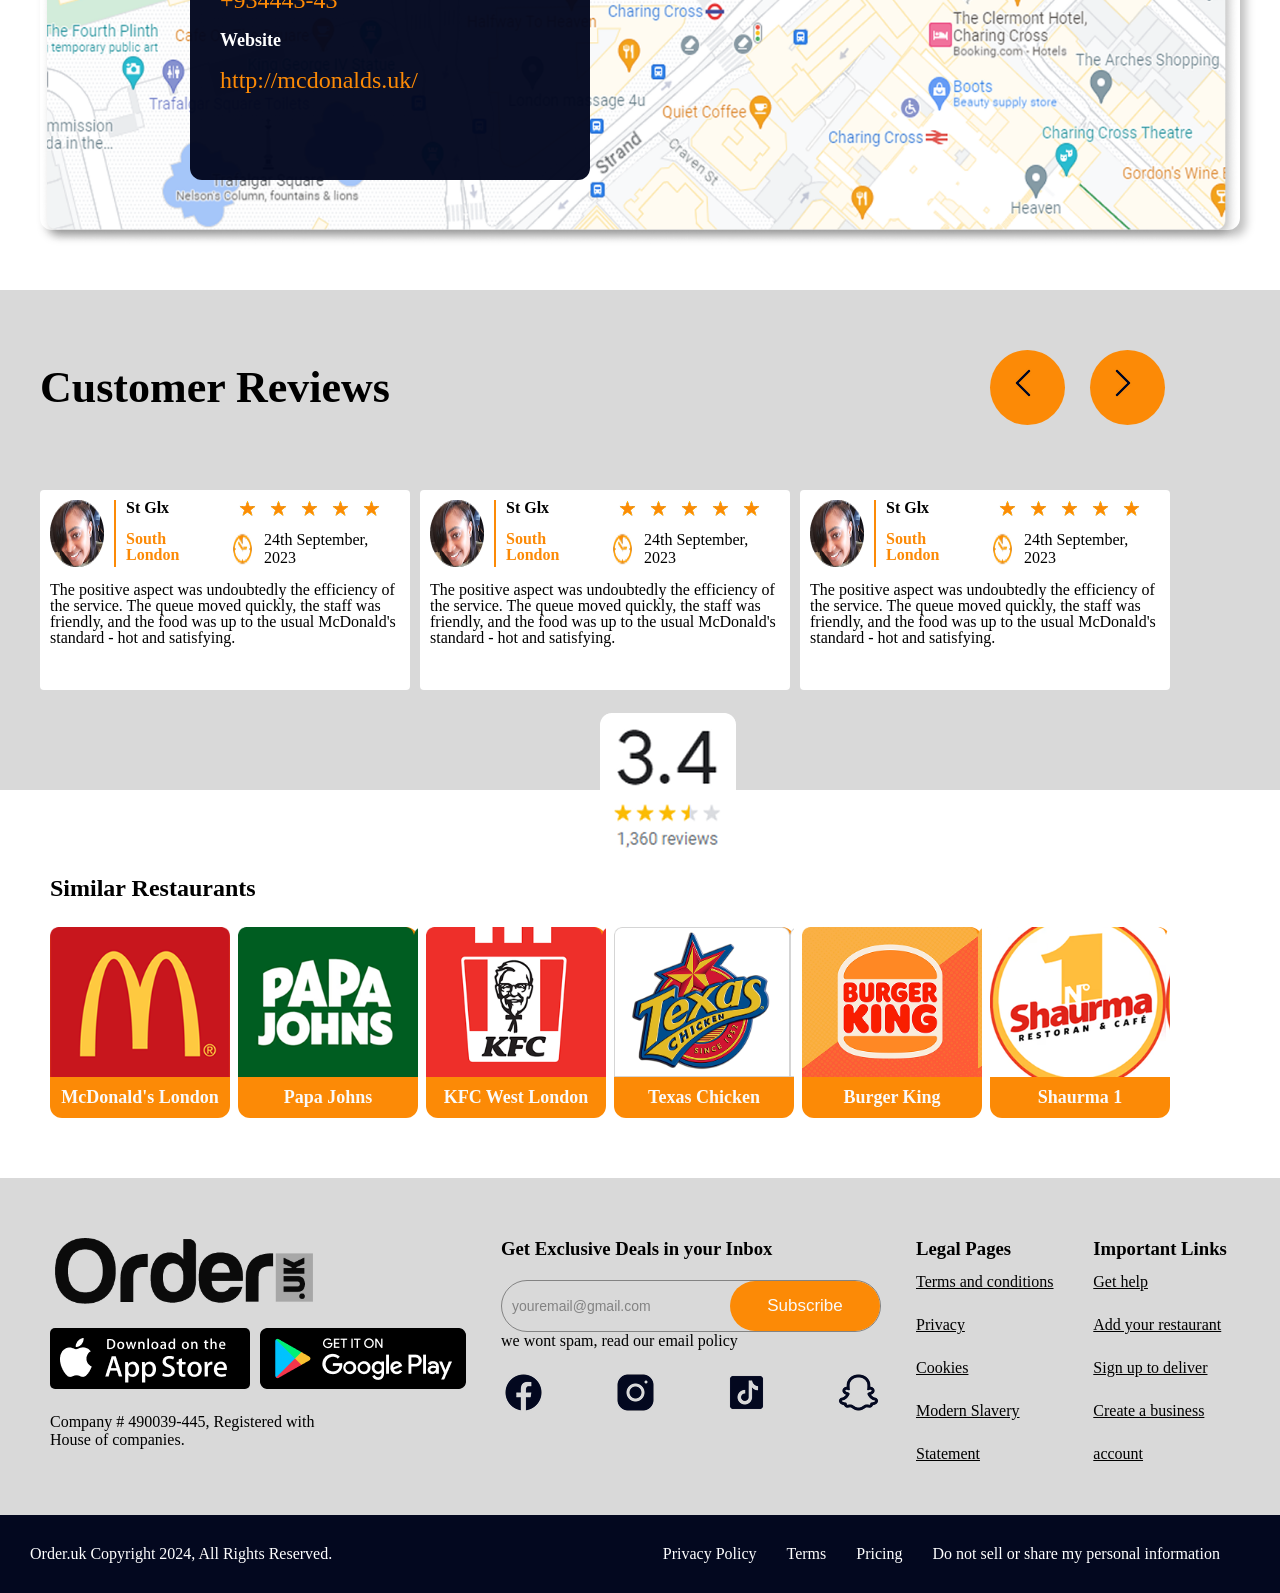
<file: ordering-page/ordering.html>
<!DOCTYPE html>
<html lang="en">
    <head>
        <meta charset="UTF-8">
        <meta name="viewport" content="width=device-width, initial-scale=1.0">
        <title>Ordering Page</title>
        <link rel="stylesheet" href="./ordering.css">
    </head>
    <body>
        <section>
            <nav class="location">
                <div class="promo">
                    <img src="../images/star icon.png" alt="">
                    <p>Get 5% Off your first order, <a href="">Promo:ORDER5</a> </p>
                </div>
                <div class="regent">
                    <img src="../images/Location icon.png" alt="">
                    <p>Regent Street, A4, A4201, London <a href="">Change Location</a></p>
                    
                </div>
                <div class="basket">
                    <div class="shopB">
                        <img src="../images/Full Shopping Basket.png" alt="">
                    </div>
                    <div class="items">
                        <p>23 items</p>
                    </div>
                    <div class="GBP">
                        <p>GBP 79.89</p>
                    </div>
                    <div class="forward">
                        <img src="../images/forward icon.png" alt="">
                    </div>
                </div>
            </nav>
            <div class="orderlogo">
                <img src="../images/Order logo.svg" alt="">
                <a href="../index.html"><button class="homebtn">Home</button></a>
                <button class="browsebtn">Browse</button>
                <button class="specialbtn">Special Offers</button>
                <button class="restbtn">Restaurants</button>
                <button class="trackbtn">Track Orders</button>
                <div class="logbtn">
                    <img src="../images/Male User icon.png" alt="">
                    <button class="logsigbtn">Login/Signup</button>
                </div>
            </div>
            <div class="landpg">
                <div class="girlpizza"></div>
                <div class="reviews"><img src="../images/review.png" alt=""></div>
                <div class="desi">
                    <h3>Desi Flavours with a blend of Italian aesthetics!</h3>
                    <h1>Tandoori Pizza London</h1>
                    <div class="min-del">
                        <div class="min">
                            <img src="../images/Order Completed.png" alt="">
                            <button class="minbtn">Minimum Order: 12 GBP</button>
                        </div>
                        <div class="del">
                            <img src="../images/Motocross.png" alt="">
                            <button class="delbtn">Delivery in 20-25 Minutes</button>
                        </div>
                    </div>
                </div>
                <div class="open">
                    <div class="ope">
                        <img src="../images/Clock (1).png" alt="">
                        <button class="opebtn">Open until 3:00 AM</button>
                    </div>
                    
                        
                </div>
                
            </div>
            <div class="order-menu">
                <div class="or-from">
                    <h2>Order from Tandoori Pizza London</h2>
                    <form action="">
                        <img src="../images/Search More.png" alt="">
                        <input type="text" placeholder="Search from menu...">
                    </form>
                    
                </div>
                <div class="order-div">
                    <div class="order-pizza">
                        <div class="menus">
                            <div class="menu">
                                <div class="ormenu">
                                    <img src="../images/Restaurant Menu.png" alt="">
                                    <p>Menu</p>
                                </div>
                                <div class="piz"><p>Pizzas</p></div>
                                <div class="gar-br"><p>Garlic Bread</p></div>
                                <div class="calzone"><p>Calzone</p></div>
                                <div class="kebabas"><p>Kebabas</p></div>
                                <div class="sal"><p>Salads</p></div>
                                <div class="col-dr"><p>Cold Drinks</p></div>
                                <div class="hap-me"><p>Happy Meal</p></div>
                                <div class="des"><p>Desserts</p></div>
                                <div class="hot-dr"><p>Hot Drinks</p></div>
                                <div class="sauces"><p>Sauces</p></div>
                                <div class="orbit"><p>Orbit</p></div>
                            </div>
                            <div class="orderdiscount">
                                <div class="orderdis">
                                    <div class="ordistext1">
                                        <h1>-20%</h1>
                                    </div>
                                    <div class="ordistext2">
                                        <p>Special Offer</p>
                                        <h2>First Order Discount</h2>
                                    </div>
                                    <div class="orderdisimg">
                                        <a href="../mealdeal/mealdeal.html"><img src="../images/Plus.png" alt=""></a>
                                    </div>
                                </div>
                            </div>
                        </div>
                        <div class="pizza-price">
                            <div class="pizpri">
                                <h2>Pizzas</h2>
                                <div class="sort-pricing">
                                    <p>Sort by Pricing</p>
                                    <img src="../images/Forward Button (2).png" alt="">
                                </div>
                            </div>
                            <div class="xtreme-pizza">
                                <div class="farmhouse">
                                    <div class="farm-house">
                                        <h3>Farm House Xtreme Pizza</h3>
                                        <img src="../images/pepper1.png" alt="">
                                        <p>1 McChicken™, 1 Big Mac™, 1 Royal <br>Cheeseburger, 3 medium sized French Fries , <br>3 cold drinks</p>
                                    </div>
                                    <div class="farm-houseimg">
                                        <img src="../images/Farm house pizza.png" alt="">
                                    </div>
                                </div>
                                <div class="farmhouse-size">
                                    <div class="small">
                                        <p>Small</p>
                                        <div class="small-price">
                                            <p>£21.90</p>
                                        </div>
                                    </div>
                                    <div class="medium">
                                        <p>Medium</p>
                                        <div class="small-price">
                                            <p>£25.90</p>
                                        </div>
                                    </div>
                                    <div class="large">
                                        <p>Large</p>
                                        <div class="small-price">
                                            <p>£27.90</p>
                                        </div>
                                    </div>
                                </div>
                                <div class="xlarge">
                                    <p>XL Large with Sauces</p>
                                    <div class="small-price">
                                        <p>£32.90</p>
                                    </div>
                                </div>
                            </div>
                            <div class="xtreme-pizza">
                                <div class="farmhouse">
                                    <div class="farm-house">
                                        <h3>Deluxe Pizza</h3>
                                        <img src="../images/pepper2.png" alt="">
                                        <p>1 McChicken™, 1 Big Mac™, 1 Royal <br>Cheeseburger, 3 medium sized French Fries , <br>3 cold drinks</p>
                                    </div>
                                    <div class="farm-houseimg">
                                        <img src="../images/Deluxe pizza.png" alt="">
                                    </div>
                                </div>
                                <div class="farmhouse-size">
                                    <div class="small">
                                        <p>Small</p>
                                        <div class="small-price">
                                            <p>£21.90</p>
                                        </div>
                                    </div>
                                    <div class="medium">
                                        <p>Medium</p>
                                        <div class="small-price">
                                            <p>£25.90</p>
                                        </div>
                                    </div>
                                    <div class="large">
                                        <p>Large</p>
                                        <div class="small-price">
                                            <p>£27.90</p>
                                        </div>
                                    </div>
                                </div>
                                <div class="xlarge">
                                    <p>XL Large with Sauces</p>
                                    <div class="small-price">
                                        <p>£32.90</p>
                                    </div>
                                </div>
                            </div>
                            <div class="xtreme-pizza">
                                <div class="farmhouse">
                                    <div class="farm-house">
                                        <h3>Tandoori Pizza</h3>
                                        <img src="../images/pepper3.png" alt="">
                                        <p>1 McChicken™, 1 Big Mac™, 1 Royal <br>Cheeseburger, 3 medium sized French Fries , <br>3 cold drinks</p>
                                    </div>
                                    <div class="farm-houseimg">
                                        <img src="../images/Tandoori pizza.png" alt="">
                                    </div>
                                </div>
                                <div class="farmhouse-size">
                                    <div class="small">
                                        <p>Small</p>
                                        <div class="small-price">
                                            <p>£21.90</p>
                                        </div>
                                    </div>
                                    <div class="medium">
                                        <p>Medium</p>
                                        <div class="small-price">
                                            <p>£25.90</p>
                                        </div>
                                    </div>
                                    <div class="large">
                                        <p>Large</p>
                                        <div class="small-price">
                                            <p>£27.90</p>
                                        </div>
                                    </div>
                                </div>
                                <div class="xlarge">
                                    <p>XL Large with Sauces</p>
                                    <div class="small-price">
                                        <p>£32.90</p>
                                    </div>
                                </div>
                            </div>
                        </div>
                        <div class="timeframe">
                            <div class="opening">
                                <div class="openin">
                                    <img src="../images/Clock (1).png" alt="">
                                    <button class="openinbtn">Open until 3:00 AM</button>
                                </div>
                                <div class="total-price">
                                    <div class="my-basket">
                                        <img src="../images/Full Shopping Basket.png" alt="">
                                        <p>My Basket</p>
                                    </div>
                                    <div class="veg-pizza">
                                        <div class="one-x"><p>1x</p></div>
                                        <div class="veg-price">
                                            <h1>£27.90</h1>
                                            <h3>12” Vegitarian Pizza </h3>
                                            <p>No Mushrooms + green <br>peppers</p>
                                        </div>
                                        <div class="remove"><img src="../images/Remove.png" alt=""></div>
                                    </div>
                                    <div class="veg-pizza">
                                        <div class="one-x"><p>1x</p></div>
                                        <div class="veg-price">
                                            <h1>£17.90</h1>
                                            <h3>17” Tandoori Pizza  </h3>
                                            <p>No Mushrooms + green <br>peppers</p>
                                        </div>
                                        <div class="remove"><img src="../images/Remove (1).png" alt=""></div>
                                    </div>
                                    <div class="veg-pizza">
                                        <div class="one-x"><p>2x</p></div>
                                        <div class="veg-price">
                                            <h1>£4.90</h1>
                                            <h3>Coke Coca Cola </h3>
                                            
                                        </div>
                                        <div class="remove"><img src="../images/Remove (2).png" alt=""></div>
                                    </div>
                                    <div class="veg-pizza">
                                        <div class="one-x"><p>1x</p></div>
                                        <div class="veg-price">
                                            <h1>£27.90</h1>
                                            <h3>12” Vegitarian Pizza </h3>
                                            <p>No Mushrooms + green <br>peppers</p>
                                        </div>
                                        <div class="remove"><img src="../images/Remove (3).png" alt=""></div>
                                    </div>
                                    <div class="sub-total">
                                        <div class="subtotal"><h2>Sub Total:</h2><p>£127.90</p></div>
                                        <div class="disc"><h2>Discounts:</h2><p>-3.00</p></div>
                                        <div class="deli-fee"><h2>Delivery Fee:</h2><p>2.50</p></div>
                                    </div>
                                    <div class="tot-pay">
                                        <div class="total-pay"><h4>Total to pay</h4><p>£127.90</p></div>
                                        <div class="choose"> 
                                            <p>Choose your free item...</p>
                                            <img src="../images/Forward Button (2).png" alt="">
                                        </div>
                                        <div class="apply"><p>Apply Coupon Code here...</p><img src="../images/Forward Button.png" alt=""></div>
                                    </div>
                                    <div class="del-check">
                                        <div class="del-col">
                                            <div class="deliv">
                                                <img src="../images/Delivery Scooter.png" alt="">
                                                <h3>Delivery</h3>
                                                <p>Starts at 17:50</p>
                                            </div>
                                            <div class="collec">
                                                <img src="../images/New Store.png" alt="">
                                                <h3>Collection</h3>
                                                <p>Starts at 16:50</p>
                                            </div>
                                        </div>
                                        <div class="checkout">
                                            <img src="../images/Forward Button (1).png" alt="">
                                            <p>Checkout</p>
                                        </div>
                                    </div>
                                </div>
                                
                            </div>
                        </div>
                    </div>
                </div>
            </div>
            <div class="info">
                <div class="deliv-info">
                    <div class="deliv-icon">
                        <img src="../images/Tracking.png" alt="">
                        <h3>Delivery information</h3>
                    </div>
                    <div class="del-mon">
                        <h4>Monday:</h4>
                        <p>12:00 AM-3:00 AM, 8:00 AM-3:00 AM</p>
                    </div>
                    <div class="del-mon">
                        <h4>Tuesday:</h4>
                        <p>8:00 AM-3:00 AM</p>
                    </div>
                    <div class="del-mon">
                        <h4>Wednesday:</h4>
                        <p>8:00 AM-3:00 AM</p>
                    </div>
                    <div class="del-mon">
                        <h4>Thursday:</h4>
                        <p>8:00 AM-3:00 AM</p>
                    </div>
                    <div class="del-mon">
                        <h4>Friday:</h4>
                        <p>8:00 AM-3:00 AM</p>
                    </div>
                    <div class="del-mon">
                        <h4>Thursday:</h4>
                        <p>8:00 AM-3:00 AM</p>
                    </div>
                    <div class="del-mon">
                        <h4>Saturday:</h4>
                        <p>8:00 AM-3:00 AM</p>
                    </div>
                    <div class="del-mon">
                        <h4>Sunday:</h4>
                        <p>8:00 AM-12:00 AM</p>
                    </div>
                    <div class="del-mon">
                        <h4>Estimated time until delivery:</h4>
                        <p>20 min</p>
                    </div>
                </div>
                <div class="conta-info">
                    <div class="conta-icon">
                        <img src="../images/ID Verified.png" alt="">
                        <h3>Contact information</h3>
                    </div>
                    <div class="con-info">
                        <p>If you have allergies or other dietary <br>restrictions, please contact the restaurant. The <br>restaurant will provide food-specific <br>information upon request.</p>
                        <h4 style="font-size: 18px;">Phone number</h4>
                        <p style="font-size: 32px; color: #03081F;">+934443-43</p>
                        <h4 style="font-size: 18px;">Website</h4>
                        <p style="font-size: 32px; color: #03081F;">http://mcdonalds.uk/</p>
                    </div>
                </div>
                <div class="opera-times">
                    <div class="op-icon">
                        <img src="../images/Clock.png" alt="">
                        <h3>Operational Times</h3>
                    </div>
                    <div class="op-mon">
                        <h4>Monday:</h4>
                        <p>8:00 AM-3:00 AM</p>
                    </div>
                    <div class="op-mon">
                        <h4>Tuesday:</h4>
                        <p>8:00 AM-3:00 AM</p>
                    </div>
                    <div class="op-mon">
                        <h4>Wednesday:</h4>
                        <p>8:00 AM-3:00 AM</p>
                    </div>
                    <div class="op-mon">
                        <h4>Thursday:</h4>
                        <p>8:00 AM-3:00 AM</p>
                    </div>
                    <div class="op-mon">
                        <h4>Friday:</h4>
                        <p>8:00 AM-3:00 AM</p>
                    </div>
                    <div class="op-mon">
                        <h4>Thursday:</h4>
                        <p>8:00 AM-3:00 AM</p>
                    </div>
                    <div class="op-mon">
                        <h4>Saturday:</h4>
                        <p>8:00 AM-3:00 AM</p>
                    </div>
                    <div class="op-mon">
                        <h4>Sunday:</h4>
                        <p>8:00 AM-3:00 AM</p>
                    </div>
                </div>
            </div>
            <div class="map">
                <img src="../images/Map.png" alt="">
                <div class="mc-sl">
                    <p>McDonald's <br>South London</p>
                </div>
                <div class="prev-loc">
                    <img src="../images/Previous Location.png" alt="">
                </div>
                <div class="mcsl-ad">
                    <h2 style="font-size: 32px; color: white;">McDonald's</h2>
                    <h3 style="font-size: 22px; color: #FC8A06;">South London</h3>
                    <p style="font-size: 18px; color: white;">Tooley St, London Bridge, London SE1 2TF,<br>United Kingdom</p>
                    <h4 style="font-size: 18px; color: white;">Phone number</h4>
                    <p style="font-size: 24px; color: #FC8A06;">+934443-43</p>
                    <h4 style="font-size: 18px; color: white;">Website</h4>
                    <p style="font-size: 24px; color: #FC8A06;">http://mcdonalds.uk/</p>
                </div>
            </div>
        </section>
        <section class="review">
            <div class="cus-rev">
                <h2 style="font-size: 44px;">Customer Reviews</h2>
                <div class="go-frba">
                    <div class="go-fr">
                        <img src="../images/Back.png" alt="">
                    </div>
                    <div class="go-ba">
                        <img src="../images/Back.png" alt="">
                    </div>
                </div>
            </div>
            <div class="stgix">
                <div class="sti-gix">
                    <div class="st-gix">
                        <img src="../images/Ellipse 3.png" alt="">
                        <div class="st-gixText1">
                            <div class="st-star">
                                <h4 style="font-size: 16px; line-height: 16px;">St Glx</h4>
                                <div class="st-starImg">
                                    <img src="../images/Star.png" alt="">
                                    <img src="../images/Star.png" alt="">
                                    <img src="../images/Star.png" alt="">
                                    <img src="../images/Star.png" alt="">
                                    <img src="../images/Star.png" alt="">
                                </div>
                            </div>
                            <div class="st-lon">
                                <h4 style="font-size: 16px; line-height: 16px; color: #FC8A06;">South London</h4>
                                <div class="st-time">
                                    <img src="../images/Time Span.png" alt="">
                                    <p>24th September, 2023</p>
                                </div>
                            </div>
                        </div>
                    </div>
                    <st-gixText2>
                        <p style="font-size: 16px; line-height: 16px;">The positive aspect was undoubtedly the efficiency of <br> the service. The queue moved quickly, the staff was <br>friendly, and the food was up to the usual McDonald's <br>standard - hot and satisfying.</p>
                    </st-gixText2>
                </div>
                <div class="sti-gix">
                    <div class="st-gix">
                        <img src="../images/Ellipse 3.png" alt="">
                        <div class="st-gixText1">
                            <div class="st-star">
                                <h4 style="font-size: 16px; line-height: 16px;">St Glx</h4>
                                <div class="st-starImg">
                                    <img src="../images/Star.png" alt="">
                                    <img src="../images/Star.png" alt="">
                                    <img src="../images/Star.png" alt="">
                                    <img src="../images/Star.png" alt="">
                                    <img src="../images/Star.png" alt="">
                                </div>
                            </div>
                            <div class="st-lon">
                                <h4 style="font-size: 16px; line-height: 16px; color: #FC8A06;">South London</h4>
                                <div class="st-time">
                                    <img src="../images/Time Span.png" alt="">
                                    <p>24th September, 2023</p>
                                </div>
                            </div>
                        </div>
                    </div>
                    <st-gixText2>
                        <p style="font-size: 16px; line-height: 16px;">The positive aspect was undoubtedly the efficiency of <br> the service. The queue moved quickly, the staff was <br>friendly, and the food was up to the usual McDonald's <br>standard - hot and satisfying.</p>
                    </st-gixText2>
                </div>
                <div class="sti-gix">
                    <div class="st-gix">
                        <img src="../images/Ellipse 3.png" alt="">
                        <div class="st-gixText1">
                            <div class="st-star">
                                <h4 style="font-size: 16px; line-height: 16px;">St Glx</h4>
                                <div class="st-starImg">
                                    <img src="../images/Star.png" alt="">
                                    <img src="../images/Star.png" alt="">
                                    <img src="../images/Star.png" alt="">
                                    <img src="../images/Star.png" alt="">
                                    <img src="../images/Star.png" alt="">
                                </div>
                            </div>
                            <div class="st-lon">
                                <h4 style="font-size: 16px; line-height: 16px; color: #FC8A06;">South London</h4>
                                <div class="st-time">
                                    <img src="../images/Time Span.png" alt="">
                                    <p>24th September, 2023</p>
                                </div>
                            </div>
                        </div>
                    </div>
                    <st-gixText2>
                        <p style="font-size: 16px; line-height: 16px;">The positive aspect was undoubtedly the efficiency of <br> the service. The queue moved quickly, the staff was <br>friendly, and the food was up to the usual McDonald's <br>standard - hot and satisfying.</p>
                    </st-gixText2>
                </div>
            </div>
            <div class="review-img">
                    <img src="../images/review.png" alt="">
            </div>
        </section>
        <section class="sim-resto">
            <div class="popularresto">
                <h2>Similar Restaurants</h2>
                <div class="popresto">
                    <div class="McDon">
                        <div class="McDonImage"></div>
                        <div class="McDonText">
                            <h2>McDonald's London</h2>
                        </div>
                    </div>
                    <div class="papaJ">
                        <div class="papaJImage"></div>
                        <div class="papaJText">
                            <h2>Papa Johns</h2>
                        </div>
                    </div>
                    <div class="KFC">
                        <div class="KFCImage"></div>
                        <div class="KFCText">
                            <h2>KFC West London</h2>
                        </div>
                    </div>
                    <div class="Texc">
                        <div class="TexcImage"></div>
                        <div class="TexcText">
                            <h2>Texas Chicken</h2>
                        </div>
                    </div>
                    <div class="BurgK">
                        <div class="BurgKImage"></div>
                        <div class="BurgKText">
                            <h2>Burger King</h2>
                        </div>
                    </div>
                    <div class="Shau">
                        <div class="ShauImage"></div>
                        <div class="ShauText">
                            <h2>Shaurma 1</h2>
                        </div>
                    </div>
                </div>
            </div>
        </section>
        <section class="footer">
            <div class="orderlegal">
                <div class="order-app">
                    <div class="ord-2"><img src="../images/Order logo2.svg" alt=""></div>
                    <div class="applay">
                        <div class="apstore"><img src="../images/App Store.png" alt=""></div>
                        <div class="googplay"><img src="../images/google play.png" alt=""></div>
                    </div>
                    <p>Company # 490039-445, Registered with <br>House of companies.</p>
                </div>
                <div class="get-ex">
                    <h3>Get Exclusive Deals in your Inbox</h3>
                    <form action="">
                        <input type="text" name="" id="" placeholder="youremail@gmail.com">
                        <button>Subscribe</button>
                    </form>
                    <p>we wont spam, read our email policy</p>
                    <div class="soc-icon">
                        <img src="../images/Facebook icon.png" alt="">
                        <img src="../images/Instagram icon.png" alt="">
                        <img src="../images/TikTok icon.png" alt="">
                        <img src="../images/Snapchat icon.png" alt="">
                    </div>
                </div>
                <div class="legal">
                    <h3>Legal Pages</h3>
                    <p>Terms and conditions</p><p>Privacy</p> <p>Cookies</p>  <p>Modern Slavery Statement</p>
                </div>
                <div class="im-li">
                    <h3>Important Links</h3>
                    <p>Get help</p><p>Add your restaurant</p> <p>Sign up to deliver</p>  <p>Create a business account</p>
                </div>
            </div>
            <div class="copyright">
                <p>Order.uk Copyright 2024, All Rights Reserved.</p>
                <div class="priv-pol">
                    <p>Privacy Policy </p>
                    <p> Terms </p>
                    <p>Pricing</p>
                    <p>Do not sell or share my personal information</p>
                </div>
            </div>
        </section>
    </body>
</html>
</file>
<file: index.css>
*{
    margin: 0;
    padding: 0;
    box-sizing: border-box;
}

.fullpage{
    background-color: white;
    padding: 0 40px;
}
.location{
    
    background-color: #FAFAFA;
    display: flex;
    justify-content: space-between;
    height: 70px;
    border-radius: 0 0 12px 12px;
}
.promo{
    margin-left: 25px;
}
.promo, .regent{
    display: flex;
    align-items: center;
}
.promo img, .regent img{
    height: 30px;
    width: 30px;
}
.promo p a, .regent p a{
    color: #FC8A06;
}
.basket{
    display: flex;
    background-color: #028643;
    align-items: center;
    border-radius: 0 0 12px 0;
    
}
.basket p{
    color: #FAFAFA;
}
.shopB, .items, .GBP, .forward{
    padding: 10px;
    border-left: 1px solid #FAFAFA;
}
.orderlogo{
    
    display: flex;
    justify-content: space-between;
    align-items: center;
    padding: 40px 0;
    
}
.orderlogo img{
    padding-right: 25px;
}

.orderlogo button{
    font-size: 18px;
    
}
.homebtn, .browsebtn, .specialbtn, .restbtn, .trackbtn{
    border: none;
    color: #000000;
    background-color: transparent;
    padding: 10px;
}
.homebtn:hover,.browsebtn:hover, .specialbtn:hover, .restbtn:hover, .trackbtn:hover{
    border: none;
    background-color: #FC8A06;
    color: #FAFAFA;
    border-radius: 120px;
    padding: 10px 20px;
}

.logbtn{
    display: flex;
    align-items: center;
    border: none;
    background-color: #03081F;
    color: #FAFAFA;
    border-radius: 120px;
    padding: 10px 20px;
}
.logbtn button{
    border: none;
    background-color: #03081F;
    color: #FAFAFA;
    border-radius: 120px;
}
.landpg{
    border-radius: 12px;
    position: relative;
    width:1,500px ;
    height: 610px;
    background-color: #FAFAFA;
}
.orange{
    position: absolute;
    width:600px ;
    height: 565px;
    border-radius: 282.5px 0 12px 0;
    background-color: #FC8A06;
    bottom: 0;
    right: 0;
}
.spag-div{
    position: absolute;
    background-image: url("./images/spag.png");
    width: 377px;
    height:455px ;
    right: 260px;
    bottom: 0;
}
.eatpizza{
    position: absolute;
    width: 600px;
    height: 537px;
    bottom: 0;
    left: 95px;
    
}
.eatpizza img{
    display: block;
    margin-left: auto;
    margin-right: auto;
    width: 780px;
    height: 537px;
}
.text1{
    position: absolute;
    top: 150px;
    left: 40px;
}
.p1{
    font-size: 17px;
    line-height: 66px;
    font-weight: 400px;
    color: #03081F;
}
.h1{
    font-size: 45px;
    line-height: 35px;
    font-weight: 600px;
    color: #03081F;
}
.h2{
    font-size: 45px;
    line-height: 66px;
    font-weight: 600px;
    color: #FC8A06;
}
.p2{
    font-size: 14px;
    line-height: 66px;
    font-weight: 400px;
    color: #03081F;
}
.text1 form{
    border: 1px solid #00000066;
    border-radius: 120px;
    width: 260px;
    display: flex;
    
}
.text1 form input{
    background-color: transparent;
    border: none;
    height: 50px;
    width: 100px;
    
    flex: 1;
}
.text1 form input::placeholder{
    color: #00000066;
    font-size: 14px;
    padding-left: 10px;
}
.text1 form button{
    background-color:#FC8A06;
    color: #FAFAFA;
    font-size: 17px;
    width: 100px;
    height: 50px;
    border: none;
    border-radius: 120px;
    
}
.order1{
    position: absolute;
    right: 90px;
    height: 160px;
    width: 383px;
    top: 70px;
}
.orimg1{
    padding-left: 90%;
    margin-bottom: 0;
}
.receiveorder{
    background-color: #FAFAFA;
    padding: 10px;
    border-radius: 12px;
}
.order1logo{
    display: flex;
    justify-content: space-between;
    align-items: center;
}
.order1logo img{
    width: 60px;
    height: 20px;
}
.receiveorder h1{
    font-size: 18px;
    color: #000000;
    line-height: 100%;
    padding-top: 10px;
}
.receiveorder p{
    font-size: 18px;
    color: #000000CC;
    line-height: 100%;
    padding-top: 10px;
}
.order2{
    position: absolute;
    right: 20px;
    height: 160px;
    width: 383px;
    top: 220px;
}
.orimg2{
    padding-left: 90%;
    margin-bottom: 0;
}
.acceptorder{
    background-color: #FAFAFA;
    padding: 10px;
    border-radius: 12px;
}
.order1logo{
    display: flex;
    justify-content: space-between;
    align-items: center;
}
.order1logo img{
    width: 60px;
    height: 20px;
}
.ornow{
    display: flex;
}
.ornow h1{
    font-size: 18px;
    color: #000000;
    line-height: 100%;
    padding-top: 10px;
}
.ornow img{
    height: 30px;
    width: 60px;
    padding-left: 30px;
}
.acceptorder p{
    font-size: 18px;
    color: #000000CC;
    line-height: 100%;
    padding-top: 10px;
}
.order3{
    position: absolute;
    right: 90px;
    height: 160px;
    width: 383px;
    top: 400px;
}
.orimg3{
    padding-left: 90%;
    margin-bottom: 0;
}
.riderorder{
    background-color: #FAFAFA;
    padding: 10px;
    border-radius: 12px;
}
.order1logo{
    display: flex;
    justify-content: space-between;
    align-items: center;
}
.order1logo img{
    width: 60px;
    height: 20px;
}
.riderorder h1{
    font-size: 18px;
    color: #000000;
    line-height: 100%;
    padding-top: 10px;
}
.riderorder p{
    font-size: 18px;
    color: #000000CC;
    line-height: 100%;
    padding-top: 10px;
}
.exclusive{
    
    margin-top: 25px;
}
.deals{
    display: flex;
    justify-content: space-between;
    align-items: center;
}
.dealsh1{
    padding-right: 50px;
}
.deals button{
    font-size: 16px;
    
    
}
.pffbtn{
    border: 1px solid #FC8A06;
    background-color:transparent ;
    color: #FC8A06;
    border-radius: 120px;
    padding: 10px 20px;
}
.vgbtn, .subtn, .otbtn{
    border: none;
    color: #000000;
    background-color: transparent;
    padding: 10px;
    border-radius: 120px;
}
.restaurantfood{
   
    display: flex;
    margin-top:25px ;
    
}
.chefburgers, .aicafe{
    background-color: white;   
}
.chburg{
    background-image:
    linear-gradient(rgba(253, 253, 253, 0.719),rgba(1, 4, 43, 0.637), rgba(1, 4, 43, 0.993)),
    url("./images/Burger.png");
    background-size: cover;
    position: relative;
    height: 275px;
    width: 375px;
    border-radius: 12px;
    margin-right: 20px;  
}
.chtext1, .aitext1, .brottext1{
    background-color:#03081F;
    position: absolute;
    width: 80px;
    height: 50px;
    top: 0;
    right: 10px;
    padding: 10px 15px;
    border-radius: 0 0 12px 12px;
}
.chtext1 h1, .aitext1 h1, .brottext1 h1{
    text-align: center;
    color: #FAFAFA;
    font-size: 20px;
}
.chtext2, .aitext2, .brottext2{
    background-color: transparent;
    position: absolute;
    bottom: 20px;
    left: 20px;
}
.chtext2 p, .aitext2 p, .brottext2 p{
    color: #FC8A06;
    font-size: 18px;
}
.chtext2 h2, .aitext2 h2, .brottext2 h2{
    color: #FAFAFA;
    font-size: 20px;
}
.aicaf{
    background-image:
    linear-gradient(rgba(253, 253, 253, 0.719),rgba(1, 4, 43, 0.637), rgba(1, 4, 43, 0.993)),
    url("./images/AI\ cafe.png");
    background-size: cover;
    position: relative;
    height: 275px;
    width: 375px;
    border-radius: 12px;
    margin-right: 20px;
}
.butbrot{
    background-image:
    linear-gradient(rgba(253, 253, 253, 0.719),rgba(1, 4, 43, 0.637), rgba(1, 4, 43, 0.993)),
    url("./images/Burger.png");
    background-size: cover;
    position: relative;
    height: 275px;
    width: 375px;
    border-radius: 12px;
    
}
.orderpopular, .popularresto{
    margin-top: 25px;
    
}
.ordercategories, .popresto{
    margin-top: 25px;
    
    display: flex;
}
.burgfast, .salad, .pasc, .pizz, .Break, .soup{
    border-radius: 12px;
    background-color: #FAFAFA;
    margin-right: 15px;
}
.burgfastImage{
    
    background-image: url("./images/Burger\ &\ fastfood.png");
    height: 160px;
    width: 180px;
    background-size: cover;
    
}
.burgfastText, .saladText, .pascText, .pizzText, .BreakText, .soupText{
    background-color: #FAFAFA;
    padding-top: 8px;
}
.burgfastText h2, .saladText h2, .pascText h2, .pizzText h2, .BreakText h2, .soupText h2{
    color: #03081F;
    font-size: 20px;
}
.burgfastText p, .saladText p, .pascText p, .pizzText p, .BreakText p, .soupText p{
    color: #FC8A06;
    font-size: 15px;
}
.saladImage{
    
    background-image: url("./images/Salad.png");
    height: 160px;
    width: 180px;
    background-size: cover;  
}
.pascImage{
    background-image: url("./images/Pasta.png");
    height: 160px;
    width: 180px;
    background-size: cover;
}
.pizzImage{
    background-image: url("./images/Pizza.png");
    height: 160px;
    width: 180px;
    background-size: cover; 
}
.BreakImage{
    background-image: url("./images/Breakfast.png");
    height: 160px;
    width: 180px;
    background-size: cover; 
}
.soupImage{
    background-image: url("./images/Soup.png");
    height: 160px;
    width: 180px;
    background-size: cover; 
}
.McDon, .papaJ, .KFC, .Texc, .BurgK, .Shau{
    border-radius: 12px;
    background-color:#FC8A06;
    margin-right: 15px;
}
.McDonImage{
    background-image: url("./images/McDonald.png");
    height: 160px;
    width: 180px;
    background-size: cover;
}
.McDonText h2, .papaJText h2, .KFCText h2, .TexcText h2, .BurgKText h2, .ShauText h2{
    color: #FAFAFA;
    font-size: 18px;
    text-align: center;
    padding: 10px;
}
.papaJImage{
    background-image: url("./images/PapaJohns.png");
    height: 160px;
    width: 180px;
    background-size: cover; 
}
.KFCImage{
    background-image: url("./images/KFC.png");
    height: 160px;
    width: 180px;
    background-size: cover; 
}
.TexcImage{
    background-image: url("./images/Texas\ Chicken.png");
    height: 160px;
    width: 180px;
    background-size: cover;
}
.BurgKImage{
    background-image: url("./images/Burger\ King.png");
    height: 160px;
    width: 180px;
    background-size: cover; 
}
.ShauImage{
    background-image: url("./images/Shaurma\ 1.png");
    height: 160px;
    width: 180px;
    background-size: cover; 
}
.download{
    
    width:1,533px ;
    height: 661px;
    
}
.downloadbg{
    background-color: #FAFAFA;
    margin-top: 40px;
    border-radius: 12px;
    position: relative;
    width:1,528px ;
    height: 560px;
}
.orderpers{
    position: absolute;
    bottom: 0;
    top: 100px;
    right: 20px;
    width:700px ;
    height: 611px;
}
.ordering{
    display: flex;
    background-color: #FAFAFA;
    padding-left: 100px;
    
}
.ordering h2{
    font-size: 70px;
    color: #03081F;
}
.personalizes{
    border: none;
    background-color: #03081F;
    font-size: 30px;
    display: flex;
    padding: 10px 40px;
    border-radius: 120px;
    justify-content: right;
}
.pers{
    color: #FC8A06;
    border-bottom: 1px solid #FC8A06;
}
.ins{
    color: #FAFAFA;
}
.downorder{
    background-color: #FAFAFA;
    
    padding-top: 30px;
}
.downorder p{
    color: #03081F;
    font-size: 18px;
    text-align: center;
    padding-left: 100px;
}
.appplay{
    display: flex;
    justify-content: center;
    padding: 35px;
    
}
.appstore{
    background-color: #000000;
    width: 200px;
    height:61px ;
    margin-left: 120px;
    margin-right: 10px;
    border-radius: 5px;
    align-items: center;
    padding: 10px;
}

.smiling1{
    position: absolute;
    background-image: url("./images/friends-laughing-using-mobiles\ 1.png");
    width: 700px;
    height:570px ;
    
    left: 0;
    top: 0;
    background-size: contain;
    background-repeat: no-repeat;
}
.smiling2{
    position: absolute;
    background-image: url("./images/friends-laughing-using-mobiles\ 2.png");
    width: 700px;
    height:550px ;
    
    left: 10px;
    bottom: 0;
    background-size: contain;
    background-repeat: no-repeat;
}
.earnperks{
    display: flex;
}
.earn, .perks{
    background-color: white;   
}
.earnmore{
    background-image:
    url("./images/Partnerwith\ us.png");
    background-size: cover;
    position: relative;
    height: 300px;
    width: 560px;
    border-radius: 12px;
    margin-right: 40px;  
}
.earnmoretext1, .perksavailtext1{
    background-color:#FAFAFA;
    position: absolute;
    width: 250px;
    height: 50px;
    top: 0;
    left: 50px;
    padding: 10px 15px;
    border-radius: 0 0 12px 12px;
}
.earnmoretext1 p, .perksavailtext1 p{
    text-align: center;
    color:#03081F;
    font-size: 20px;
}
.earnmoretext2, .perksavailtext2{
    background-color: transparent;
    position: absolute;
    bottom: 20px;
    left: 20px;
}
.earnmoretext2 p, .perksavailtext2 p{
    color: #FC8A06;
    font-size: 18px;
}
.earnmoretext2 h2, .perksavailtext2 h2{
    color: #FAFAFA;
    font-size: 25px;
}
.earnmoretext2 button, .perksavailtext2 button{
    border: none;
    background-color: #FC8A06;
    color: #FAFAFA;
    font-size: 18px;
    padding: 10px;
    border-radius: 120px;
}
.perksavail{
    background-image:
    url("./images/Ride\ with\ us.png");
    background-size: cover;
    position: relative;
    height: 300px;
    width: 560px;
    border-radius: 12px;
    
}
.knowmore{
    background-color: #D9D9D9;
    border-radius: 12px;
    padding: 15px;
    margin-top: 25px;
}
.knmr{
    border: none;
    margin: 50px;
   
}
.know{
    display: flex;
    justify-content: space-between;
    align-items: center;
    margin-bottom: 25px;
}
.know button{
    padding: 10px;
}
.freq{
    border: 1px solid #FC8A06;
    color: #03081F;
    font-weight: 700;
    font-size: 18px;
    border-radius: 120px;
    background-color: transparent;
    margin-left: 20px;
}
.what{
    font-size: 18px;
    border: none;
    background-color: transparent;
}

.howdoes{
    display: flex;
    padding: 30px 15px;
    background-color: white;
    border-radius: 12px;
}
.howwork{
    flex: 1;
    justify-content: center;
    color: #03081F;
    margin-right: 25px;
    padding: 20px;
}
.howwork h3{
    text-align: center;
    padding-top: 15px;
}
.hodoes{
    border: none;
    background-color: #FC8A06;
    padding: 10px 15px;
    border-radius: 120px;

}
.placetrack{
    flex: 2;
    
}
.placeortr{
    display: flex;
    margin-bottom: 20px;
}
.placeortr div{
    border: none;
    background-color: #D9D9D9;
    justify-content: center;
    margin-right: 10px;
    border-radius: 12px;
    padding: 20px;
}
.place-order h3, .track-order h3, .get-order h3{
    text-align: center;
}
.place-order p, .track-order p, .get-order p{
    text-align: center;
}
.place-order img, .track-order img, .get-order img{
    margin-left: 30px;
    margin-right: 30px;
    margin-top: 10px;
}
.simplifies p{
    text-align: center;
}
.no-of{
    background-color: #FC8A06;
    border-radius: 12px;
    padding: 25px;
    display: flex;
    margin-top: 50px;
}
.reg-ri, .ord-de, .res-pa{
    padding: 20px;
    border-right: 1px solid #FAFAFA;
}
.no-of div h3{
    color: #FAFAFA;
    font-size: 35px;
    text-align: center;
}
.foo-it{
    padding: 20px;
}

.orderlegal{
    background-color: #D9D9D9;
    margin-top: 50px;
    padding: 50px;
    display: flex;
    
}
.order-app{
    margin-right: 35px;
}
.order-app p{
    margin-top: 20px;
    color: #000000;
}
.get-ex{
    margin-right: 35px;
}

.get-ex form{
    border: 1px solid #00000066;
    border-radius: 120px;
    width: 380px;
    display: flex;
    margin-top: 20px;
    
}
.get-ex form input{
    background-color: transparent;
    border: none;
    height: 50px;
    width: 200px;
    
    flex: 1;
}
.get-ex form input::placeholder{
    color: #00000066;
    font-size: 14px;
    padding-left: 10px;
}
.get-ex form button{
    background-color:#FC8A06;
    color: #FAFAFA;
    font-size: 17px;
    width: 150px;
    height: 50px;
    border: none;
    border-radius: 120px;  
}
.soc-icon{
    display: flex;
    justify-content: space-between;
     margin-top: 20px;
}
.applay{
    display: flex;
    margin-top: 20px;
}
.apstore{
    background-color: #000000;
    width: 200px;
    height:61px ;
    margin-right: 10px;
    border-radius: 5px;
    padding: 10px;
}
.legal{
    margin-right: 35px;
}
.legal p, .im-li p{
   text-decoration: underline;
   line-height: 43px;
}
.copyright{
    background-color: #03081F;
    display: flex;
    justify-content: space-between;
    color: white;
    padding: 30px;
}
.priv-pol{
    display: flex;
    
}
.priv-pol p{
    margin-right: 30px;
}

 /* ==========================================
   MEDIA QUERIES FOR SMALL SCREENS (<= 768px)
   ========================================== */

@media screen and (max-width: 768px) {
  
  /* Reset layout constraints & padding */
  .fullpage {
    padding: 0 15px;
  }

  /* Top Navigation & Basket */
  .location {
    height: auto;
    flex-direction: row;
    align-items: stretch;
    padding: 10px 0;
  }

  .promo {
    margin-left: 0;
    justify-content: center;
    margin-bottom: 10px;
  }

  .basket {
    border-radius: 0 0 12px 12px;
    justify-content: space-around;
    flex-wrap: wrap;
  }

  .shopB, .items, .GBP, .forward {
    border-left: none;
    border-bottom: 1px solid rgba(250, 250, 250, 0.2);
    padding: 8px;
  }

  /* Header Controls & Nav Links */
  .orderlogo {
    flex-direction: column;
    gap: 15px;
    padding: 20px 0;
    text-align: center;
  }

  .orderlogo img {
    padding-right: 0;
  }

  /* Landing Hero Section */
  .landpg {
    width: 100%;
    height: auto;
    padding: 20px 15px;
    display: flex;
    flex-direction: column;
    align-items: center;
  }

  .text1 {
    position: static;
    text-align: center;
    margin-bottom: 20px;
  }

  .p1, .p2 {
    line-height: 1.5;
  }

  .h1, .h2 {
    font-size: 32px;
    line-height: 1.2;
  }

  .text1 form {
    width: 100%;
    max-width: 320px;
    margin: 15px auto 0 auto;
  }

  /* Remove fixed canvas elements for mobile view */
  .orange, 
  .spag-div, 
  .eatpizza, 
  .order1, 
  .order2, 
  .order3 {
    position: static;
    width: 100%;
    height: auto;
    right: auto;
    left: auto;
    top: auto;
    bottom: auto;
    margin-top: 15px;
  }

  .eatpizza img {
    width: 100%;
    height: auto;
  }

  /* Exclusive Deals & Food Items */
  .deals {
    flex-direction: row;
    gap: 7px;
    align-items: flex-start;
  }

  .restaurantfood {
    flex-direction: column;
    gap: 20px;
  }

  .chburg, .aicaf, .butbrot {
    width: 100%;
    margin-right: 0;
  }

  /* Grid layouts for Categories & Popular Restaurants */
  .ordercategories, .popresto {
    display: grid;
    grid-template-columns: repeat(auto-fit, minmax(140px, 1fr));
    gap: 15px;
  }

  .burgfast, .salad, .pasc, .pizz, .Break, .soup,
  .McDon, .papaJ, .KFC, .Texc, .BurgK, .Shau {
    margin-right: 0;
  }

  .burgfastImage, .saladImage, .pascImage, .pizzImage, 
  .BreakImage, .soupImage, .McDonImage, .papaJImage, 
  .KFCImage, .TexcImage, .BurgKImage, .ShauImage {
    width: 100%;
  }

  /* App Download Section */
  .download, .downloadbg {
    width: 100%;
    height: auto;
    padding: 20px 0;
  }

  .orderpers {
    position: static;
    width: 100%;
    height: auto;
  }

  .ordering {
    padding-left: 0;
    justify-content: center;
  }

  .ordering h2 {
    font-size: 36px;
  }

  .downorder p {
    padding-left: 0;
  }

  .smiling1, .smiling2 {
    display: none; /* Hide background images causing overflow on small screens */
  }

  .appplay {
    flex-direction: column;
    align-items: center;
    gap: 10px;
    padding: 20px 0;
  }

  .appstore {
    margin-left: 0;
    margin-right: 0;
  }

  /* Earn Perks Section */
  .earnperks {
    flex-direction: column;
    gap: 20px;
  }

  .earnmore, .perksavail {
    width: 100%;
    margin-right: 0;
  }

  /* How it Works / Process Steps */
  .howdoes {
    flex-direction: column;
  }

  .placeortr {
    flex-direction: column;
    gap: 15px;
  }

  .placeortr div {
    margin-right: 0;
  }

  /* Metrics / Numbers Banner */
  .no-of {
    flex-direction: column;
    gap: 20px;
  }

  .reg-ri, .ord-de, .res-pa {
    border-right: none;
    border-bottom: 1px solid #FAFAFA;
    padding: 15px 0;
  }

  /* Footer & Legal Section */
  .orderlegal {
    flex-direction: column;
    gap: 30px;
    padding: 25px 15px;
  }

  .order-app, .get-ex, .legal {
    margin-right: 0;
  }

  .get-ex form {
    width: 100%;
  }

  .copyright {
    flex-direction: column;
    gap: 15px;
    text-align: center;
  }

  .priv-pol {
    flex-direction: column;
    gap: 10px;
  }

  .priv-pol p {
    margin-right: 0;
  }
}
</file>
<file: home/index.css>
*{
    margin: 0;
    padding: 0;
    box-sizing: border-box;
}
.fullpage{
    background-color: white;
    padding: 0 50px;
}
.location{
    
    background-color: #FAFAFA;
    display: flex;
    justify-content: space-between;
    height: 70px;
    border-radius: 0 0 12px 12px;
}
.promo{
    margin-left: 25px;
}
.promo, .regent{
    display: flex;
    align-items: center;
}
.promo img, .regent img{
    height: 30px;
    width: 30px;
}
.promo p a, .regent p a{
    color: #FC8A06;
}
.basket{
    display: flex;
    background-color: #028643;
    align-items: center;
    border-radius: 0 0 12px 0;
    
}
.basket p{
    color: #FAFAFA;
}
.shopB, .items, .GBP, .forward{
    padding: 10px;
    border-left: 1px solid #FAFAFA;
}
.orderlogo{
    
    display: flex;
    justify-content: space-between;
    align-items: center;
    padding: 40px 0;
    
}
.orderlogo img{
    padding-right: 25px;
}

.orderlogo button{
    font-size: 18px;
    
}
.homebtn{
    border: none;
    background-color: #FC8A06;
    color: #FAFAFA;
    border-radius: 120px;
    padding: 10px 20px;
}
.browsebtn, .specialbtn, .restbtn, .trackbtn{
    border: none;
    color: #000000;
    background-color: transparent;
    padding: 10px;
}

.logbtn{
    display: flex;
    align-items: center;
    border: none;
    background-color: #03081F;
    color: #FAFAFA;
    border-radius: 120px;
    padding: 10px 20px;
}
.logbtn button{
    border: none;
    background-color: #03081F;
    color: #FAFAFA;
    border-radius: 120px;
}
.landpg{
    border-radius: 12px;
    position: relative;
    width:1,528px ;
    height: 610px;
    background-color: #FAFAFA;
}
.orange{
    position: absolute;
    width:600px ;
    height: 565px;
    border-radius: 282.5px 0 12px 0;
    background-color: #FC8A06;
    bottom: 0;
    right: 0;
}
.spag-div{
    position: absolute;
    background-image: url("./images/spag.png");
    width: 377px;
    height:455px ;
    right: 260px;
    bottom: 0;
}
.eatpizza{
    position: absolute;
    width: 600px;
    height: 537px;
    bottom: 0;
    left: 95px;
    
}
.eatpizza img{
    display: block;
    margin-left: auto;
    margin-right: auto;
    width: 780px;
    height: 537px;
}
.text1{
    position: absolute;
    top: 150px;
    left: 40px;
}
.p1{
    font-size: 17px;
    line-height: 66px;
    font-weight: 400px;
    color: #03081F;
}
.h1{
    font-size: 45px;
    line-height: 35px;
    font-weight: 600px;
    color: #03081F;
}
.h2{
    font-size: 45px;
    line-height: 66px;
    font-weight: 600px;
    color: #FC8A06;
}
.p2{
    font-size: 14px;
    line-height: 66px;
    font-weight: 400px;
    color: #03081F;
}
.text1 form{
    border: 1px solid #00000066;
    border-radius: 120px;
    width: 260px;
    display: flex;
    
}
.text1 form input{
    background-color: transparent;
    border: none;
    height: 50px;
    width: 100px;
    
    flex: 1;
}
.text1 form input::placeholder{
    color: #00000066;
    font-size: 14px;
    padding-left: 10px;
}
.text1 form button{
    background-color:#FC8A06;
    color: #FAFAFA;
    font-size: 17px;
    width: 100px;
    height: 50px;
    border: none;
    border-radius: 120px;
    
}
.order1{
    position: absolute;
    right: 90px;
    height: 160px;
    width: 383px;
    top: 70px;
}
.orimg1{
    padding-left: 90%;
    margin-bottom: 0;
}
.receiveorder{
    background-color: #FAFAFA;
    padding: 10px;
    border-radius: 12px;
}
.order1logo{
    display: flex;
    justify-content: space-between;
    align-items: center;
}
.order1logo img{
    width: 60px;
    height: 20px;
}
.receiveorder h1{
    font-size: 18px;
    color: #000000;
    line-height: 100%;
    padding-top: 10px;
}
.receiveorder p{
    font-size: 18px;
    color: #000000CC;
    line-height: 100%;
    padding-top: 10px;
}
.order2{
    position: absolute;
    right: 20px;
    height: 160px;
    width: 383px;
    top: 220px;
}
.orimg2{
    padding-left: 90%;
    margin-bottom: 0;
}
.acceptorder{
    background-color: #FAFAFA;
    padding: 10px;
    border-radius: 12px;
}
.order1logo{
    display: flex;
    justify-content: space-between;
    align-items: center;
}
.order1logo img{
    width: 60px;
    height: 20px;
}
.ornow{
    display: flex;
}
.ornow h1{
    font-size: 18px;
    color: #000000;
    line-height: 100%;
    padding-top: 10px;
}
.ornow img{
    height: 30px;
    width: 60px;
    padding-left: 30px;
}
.acceptorder p{
    font-size: 18px;
    color: #000000CC;
    line-height: 100%;
    padding-top: 10px;
}
.order3{
    position: absolute;
    right: 90px;
    height: 160px;
    width: 383px;
    top: 400px;
}
.orimg3{
    padding-left: 90%;
    margin-bottom: 0;
}
.riderorder{
    background-color: #FAFAFA;
    padding: 10px;
    border-radius: 12px;
}
.order1logo{
    display: flex;
    justify-content: space-between;
    align-items: center;
}
.order1logo img{
    width: 60px;
    height: 20px;
}
.riderorder h1{
    font-size: 18px;
    color: #000000;
    line-height: 100%;
    padding-top: 10px;
}
.riderorder p{
    font-size: 18px;
    color: #000000CC;
    line-height: 100%;
    padding-top: 10px;
}
.exclusive{
    
    margin-top: 25px;
}
.deals{
    display: flex;
    justify-content: space-between;
    align-items: center;
}
.dealsh1{
    padding-right: 50px;
}
.deals button{
    font-size: 16px;
    
    
}
.pffbtn{
    border: 1px solid #FC8A06;
    background-color:transparent ;
    color: #FC8A06;
    border-radius: 120px;
    padding: 10px 20px;
}
.vgbtn, .subtn, .otbtn{
    border: none;
    color: #000000;
    background-color: transparent;
    padding: 10px;
    border-radius: 120px;
}
.restaurantfood{
   
    display: flex;
    margin-top:25px ;
    
}
.chefburgers, .aicafe{
    background-color: white;   
}
.chburg{
    background-image:
    linear-gradient(rgba(253, 253, 253, 0.719),rgba(1, 4, 43, 0.637), rgba(1, 4, 43, 0.993)),
    url("./images/Burger.png");
    background-size: contain;
    position: relative;
    height: 300px;
    width: 400px;
    border-radius: 12px;
    margin-right: 20px;  
}
.chtext1, .aitext1, .brottext1{
    background-color:#03081F;
    position: absolute;
    width: 80px;
    height: 50px;
    top: 0;
    right: 10px;
    padding: 10px 15px;
    border-radius: 0 0 12px 12px;
}
.chtext1 h1, .aitext1 h1, .brottext1 h1{
    text-align: center;
    color: #FAFAFA;
    font-size: 20px;
}
.chtext2, .aitext2, .brottext2{
    background-color: transparent;
    position: absolute;
    bottom: 20px;
    left: 20px;
}
.chtext2 p, .aitext2 p, .brottext2 p{
    color: #FC8A06;
    font-size: 18px;
}
.chtext2 h2, .aitext2 h2, .brottext2 h2{
    color: #FAFAFA;
    font-size: 20px;
}
.aicaf{
    background-image:
    linear-gradient(rgba(253, 253, 253, 0.719),rgba(1, 4, 43, 0.637), rgba(1, 4, 43, 0.993)),
    url("./images/AI\ cafe.png");
    background-size: contain;
    position: relative;
    height: 300px;
    width: 400px;
    border-radius: 12px;
    margin-right: 20px;
}
.butbrot{
    background-image:
    linear-gradient(rgba(253, 253, 253, 0.719),rgba(1, 4, 43, 0.637), rgba(1, 4, 43, 0.993)),
    url("./images/Burger.png");
    background-size: contain;
    position: relative;
    height: 300px;
    width: 400px;
    border-radius: 12px;
    
}
.orderpopular, .popularresto{
    margin-top: 25px;
    
}
.ordercategories, .popresto{
    margin-top: 25px;
    
    display: flex;
}
.burgfast, .salad, .pasc, .pizz, .Break, .soup{
    border-radius: 12px;
    background-color: #FAFAFA;
    margin-right: 8px;
}
.burgfastImage{
    
    background-image: url("./images/Burger\ &\ fastfood.png");
    height: 170px;
    width: 200px;
    background-size: contain;
    
}
.burgfastText, .saladText, .pascText, .pizzText, .BreakText, .soupText{
    background-color: #FAFAFA;
    padding-top: 8px;
}
.burgfastText h2, .saladText h2, .pascText h2, .pizzText h2, .BreakText h2, .soupText h2{
    color: #03081F;
    font-size: 20px;
}
.burgfastText p, .saladText p, .pascText p, .pizzText p, .BreakText p, .soupText p{
    color: #FC8A06;
    font-size: 15px;
}
.saladImage{
    
    background-image: url("./images/Salad.png");
    height: 170px;
    width: 200px;
    background-size: contain;  
}
.pascImage{
    background-image: url("./images/Pasta.png");
    height: 170px;
    width: 200px;
    background-size: contain;  
}
.pizzImage{
    background-image: url("./images/Pizza.png");
    height: 170px;
    width: 200px;
    background-size: contain;  
}
.BreakImage{
    background-image: url("./images/Breakfast.png");
    height: 170px;
    width: 200px;
    background-size: contain;  
}
.soupImage{
    background-image: url("./images/Soup.png");
    height: 170px;
    width: 200px;
    background-size: contain;  
}
.McDon, .papaJ, .KFC, .Texc, .BurgK, .Shau{
    border-radius: 12px;
    background-color:#FC8A06;
    margin-right: 8px;
}
.McDonImage{
    background-image: url("./images/McDonald.png");
    height: 170px;
    width: 200px;
    background-size: contain; 
}
.McDonText h2, .papaJText h2, .KFCText h2, .TexcText h2, .BurgKText h2, .ShauText h2{
    color: #FAFAFA;
    font-size: 18px;
    text-align: center;
    padding: 10px;
}
.papaJImage{
    background-image: url("./images/PapaJohns.png");
    height: 170px;
    width: 200px;
    background-size: contain; 
}
.KFCImage{
    background-image: url("./images/KFC.png");
    height: 170px;
    width: 200px;
    background-size: contain; 
}
.TexcImage{
    background-image: url("./images/Texas\ Chicken.png");
    height: 170px;
    width: 200px;
    background-size: contain; 
}
.BurgKImage{
    background-image: url("./images/Burger\ King.png");
    height: 170px;
    width: 200px;
    background-size: contain; 
}
.ShauImage{
    background-image: url("./images/Shaurma\ 1.png");
    height: 170px;
    width: 200px;
    background-size: contain; 
}
.download{
    
    width:1,533px ;
    height: 661px;
    
}
.downloadbg{
    background-color: #FAFAFA;
    margin-top: 40px;
    border-radius: 12px;
    position: relative;
    width:1,528px ;
    height: 560px;
}
.orderpers{
    
    position: absolute;
    bottom: 0;
    top: 100px;
    right: 20px;
    width:700px ;
    height: 611px;
}
.ordering{
    display: flex;
    background-color: #FAFAFA;
    padding-left: 100px;
    
}
.ordering h2{
    font-size: 70px;
    color: #03081F;
}
.personalizes{
    border: none;
    background-color: #03081F;
    font-size: 30px;
    display: flex;
    padding: 10px 40px;
    border-radius: 120px;
    justify-content: right;
}
.pers{
    color: #FC8A06;
    border-bottom: 1px solid #FC8A06;
}
.ins{
    color: #FAFAFA;
}
.downorder{
    background-color: #FAFAFA;
    
    padding-top: 30px;
}
.downorder p{
    color: #03081F;
    font-size: 18px;
    text-align: center;
    padding-left: 100px;
}
.appplay{
    display: flex;
    justify-content: center;
    padding: 35px;
    
}
.appstore{
    background-color: #000000;
    width: 200px;
    height:61px ;
    margin-left: 120px;
    margin-right: 10px;
    border-radius: 5px;
    align-items: center;
    padding: 10px;
}

.smiling1{
    position: absolute;
    background-image: url("./images/friends-laughing-using-mobiles\ 1.png");
    width: 700px;
    height:570px ;
    
    left: 0;
    top: 0;
    background-size: contain;
    background-repeat: no-repeat;
}
.smiling2{
    position: absolute;
    background-image: url("./images/friends-laughing-using-mobiles\ 2.png");
    width: 700px;
    height:550px ;
    
    left: 10px;
    bottom: 0;
    background-size: contain;
    background-repeat: no-repeat;
}
.earnperks{
   
    display: flex;
}
.earn, .perks{
    background-color: white;   
}
.earnmore{
    background-image:
    url("./images/Partnerwith\ us.png");
    background-size: cover;
    position: relative;
    height: 300px;
    width: 600px;
    border-radius: 12px;
    margin-right: 40px;  
}
.earnmoretext1, .perksavailtext1{
    background-color:#FAFAFA;
    position: absolute;
    width: 250px;
    height: 50px;
    top: 0;
    left: 50px;
    padding: 10px 15px;
    border-radius: 0 0 12px 12px;
}
.earnmoretext1 p, .perksavailtext1 p{
    text-align: center;
    color:#03081F;
    font-size: 20px;
}
.earnmoretext2, .perksavailtext2{
    background-color: transparent;
    position: absolute;
    bottom: 20px;
    left: 20px;
}
.earnmoretext2 p, .perksavailtext2 p{
    color: #FC8A06;
    font-size: 18px;
}
.earnmoretext2 h2, .perksavailtext2 h2{
    color: #FAFAFA;
    font-size: 25px;
}
.earnmoretext2 button, .perksavailtext2 button{
    border: none;
    background-color: #FC8A06;
    color: #FAFAFA;
    font-size: 18px;
    padding: 10px;
    border-radius: 120px;
}
.perksavail{
    background-image:
    url("./images/Ride\ with\ us.png");
    background-size: cover;
    position: relative;
    height: 300px;
    width: 600px;
    border-radius: 12px;
    
}
.knowmore{
    background-color: #D9D9D9;
    border-radius: 12px;
    padding: 15px;
    margin-top: 25px;
}
.knmr{
    border: none;
    margin: 50px;
   
}
.know{
    display: flex;
    justify-content: space-between;
    align-items: center;
    margin-bottom: 25px;
}
.know button{
    padding: 10px;
}
.freq{
    border: 1px solid #FC8A06;
    color: #03081F;
    font-weight: 700;
    font-size: 18px;
    border-radius: 120px;
    background-color: transparent;
    margin-left: 20px;
}
.what{
    font-size: 18px;
    border: none;
    background-color: transparent;
}

.howdoes{
    display: flex;
    padding: 30px 15px;
    background-color: white;
    border-radius: 12px;
}
.howwork{
    flex: 1;
    justify-content: center;
    color: #03081F;
    margin-right: 25px;
    padding: 20px;
}
.howwork h3{
    text-align: center;
    padding-top: 15px;
}
.hodoes{
    border: none;
    background-color: #FC8A06;
    padding: 10px 15px;
    border-radius: 120px;

}
.placetrack{
    flex: 2;
    
}
.placeortr{
    display: flex;
    margin-bottom: 20px;
}
.placeortr div{
    border: none;
    background-color: #D9D9D9;
    justify-content: center;
    margin-right: 10px;
    border-radius: 12px;
    padding: 20px;
}
.place-order h3, .track-order h3, .get-order h3{
    text-align: center;
}
.place-order p, .track-order p, .get-order p{
    text-align: center;
}
.place-order img, .track-order img, .get-order img{
    margin-left: 30px;
    margin-right: 30px;
    margin-top: 10px;
}
.simplifies p{
    text-align: center;
}
.no-of{
    background-color: #FC8A06;
    border-radius: 12px;
    padding: 25px;
    display: flex;
    margin-top: 50px;
}
.reg-ri, .ord-de, .res-pa{
    padding: 20px;
    border-right: 1px solid #FAFAFA;
}
.no-of div h3{
    color: #FAFAFA;
    font-size: 35px;
    text-align: center;
}
.foo-it{
    padding: 20px;
}

.orderlegal{
    background-color: #D9D9D9;
    margin-top: 50px;
    padding: 50px;
    display: flex;
    
}
.order-app{
    margin-right: 35px;
}
.order-app p{
    margin-top: 20px;
    color: #000000;
}
.get-ex{
    margin-right: 35px;
}

.get-ex form{
    border: 1px solid #00000066;
    border-radius: 120px;
    width: 380px;
    display: flex;
    margin-top: 20px;
    
}
.get-ex form input{
    background-color: transparent;
    border: none;
    height: 50px;
    width: 200px;
    
    flex: 1;
}
.get-ex form input::placeholder{
    color: #00000066;
    font-size: 14px;
    padding-left: 10px;
}
.get-ex form button{
    background-color:#FC8A06;
    color: #FAFAFA;
    font-size: 17px;
    width: 150px;
    height: 50px;
    border: none;
    border-radius: 120px;  
}
.soc-icon{
    display: flex;
    justify-content: space-between;
     margin-top: 20px;
}
.applay{
    display: flex;
    margin-top: 20px;
}
.apstore{
    background-color: #000000;
    width: 200px;
    height:61px ;
    margin-right: 10px;
    border-radius: 5px;
    padding: 10px;
}
.legal{
    margin-right: 35px;
}
.legal p, .im-li p{
   text-decoration: underline;
   line-height: 43px;
}
.copyright{
    background-color: #03081F;
    display: flex;
    justify-content: space-between;
    color: white;
    padding: 30px;
}
.priv-pol{
    display: flex;
    
}
.priv-pol p{
    margin-right: 30px;
}
</file>
<file: add-request/add-request.css>
*{
    margin: 0;
    padding: 0;
    box-sizing: border-box;
}

.bg{
    background-image: url("../images/cusPizza.png");
    height: 280px;
    width: 100%;
    background-size: cover;
    background-repeat: no-repeat;
}
.add{
    background-color: white;
    padding: 50px;
}
.add-req h3{
    font-size: 24px;
    color: #03081F;
}
.add-req h3 img{
    width: 30px;
    height: 30px;
    margin-top: 5px;
}
.sel-op{
    background-color: transparent;
    display: flex;
    align-items: center;
    padding: 20px;
    margin-top: 40px;
  
}
.sel-op img{
    width: 113px;
    height: 113px;
}
.pizzamenText{
    padding: 10px 10px 0 10px;
    display: flex;
    border-left: 1px solid #00000066;
    margin-left: 20px;  
}
.textarea form textarea{
    background-color: #F4F4F4;
    box-shadow: 5px 5px 10px #0000004D;
    border: 1px solid #0000004D;
    border-radius: 12px;
    height: 400px;
    width: 100%;
    padding: 40px;
}
.tot-del{
    display: flex;
    justify-content: space-between;
    margin-top: 40px;
}
.total-pay{
    background-color: #FC8A06CC;
    border: 1px solid #0000001C;
    border-radius: 8px;
    display: flex;
    align-items: center;
    justify-content: space-between;
    padding: 10px;
    color: white;
}
.total-pay h4{
    font-size: 20px;
    margin-right: 20px;
}
.total-pay p{
    font-size: 36px;
}
.next{
    background-color: #028643;
    border: 1px solid #0000001C;
    border-radius: 8px;
    display: flex;
    align-items: center;
    padding: 10px;
    color: white; 
    margin-top: 10px;
    margin-left: 40px;
    height: 70px;
    width: 250px;
}
.next p{
   font-size: 24px;
   margin-left: 50px;
   text-align: center;
}
.take-back{
    display: flex;
    align-items: center;
    justify-content: right;
}

/* Small Screens & Mobile Devices (768px and down) */
@media screen and (max-width: 768px) {

    /* Section Background & Container Padding */
    .bg {
        width: 100%;
        height: 160px;
    }

    .add {
        padding: 20px 15px;
    }

    .add-req h3 {
        font-size: 16px;
    }

    .add-req h3 img {
        width: 20px;
        height: 20px;
    }

    /* Option Item Header */
    .sel-op {
        flex-direction: column;
        align-items: center;
        text-align: center;
        margin-top: 15px;
        padding: 10px 0;
    }

    .sel-op img {
        width: 70px;
        height: 70px;
    }

    .pizzamenText {
        border-left: none;
        border-top: 1px solid #00000066;
        margin-left: 0;
        margin-top: 10px;
        padding: 8px 0 0 0;
        justify-content: center;
    }

    /* Textarea Box Fixes */
    .textarea form textarea {
        width: 100%;
        height: 180px;
        padding: 15px;
        font-size: 14px;
        box-shadow: 2px 2px 6px #00000033;
    }

    /* Total Payment & Action Buttons */
    .tot-del {
        flex-direction: column;
        gap: 12px;
        margin-top: 20px;
    }

    .total-pay {
        width: 100%;
        padding: 8px 12px;
    }

    .total-pay h4 {
        font-size: 14px;
        margin-right: 10px;
    }

    .total-pay p {
        font-size: 18px;
    }

    .next {
        width: 100%;
        height: 45px;
        margin-left: 0;
        margin-top: 0;
        justify-content: center;
        padding: 0;
    }

    .next p {
        font-size: 15px;
        margin-left: 0;
    }

    .take-back {
        justify-content: center;
        width: 100%;
        margin-top: 10px;
    }
}
</file>
<file: customize-pizza/customize.css>
*{

    margin: 0;

    padding: 0;

    box-sizing: border-box;

}



.bg{

    background-image: url("../images/cusPizza.png");

    height: 280px;

    width: 100%;

    background-size: cover;

    background-repeat: no-repeat;

}

.customize{

    background-color: white;

    padding: 40px;

}

.cuspizza h3{

    font-size: 24px;

    color: #03081F;

}

.cuspizza h3 img{

    width: 30px;

    height: 30px;

    margin-top: 5px;

}

.sele-cuspizza{

    display: flex;

    justify-content: space-between;

}

.sel-op{

    background-color: transparent;

    display: flex;

    align-items: center;

    padding: 20px;

    margin-top: 40px;

 

}

.sel-op img{

    width: 113px;

    height: 113px;

}

.pizzamenText{

    padding: 10px 10px 0 10px;

    display: flex;

    border-left: 1px solid #00000066;

    margin-left: 20px;  

}

.check-boxPiz{

    border: 1px solid #0000004D;

    border-radius: 12px;

    position: relative;

   

    height: 200px;

    margin-top: 60px;

}

.check-boxPiz2{

    border: 1px solid #0000004D;

    border-radius: 12px;

    position: relative;

   

    height: 200px;

    margin-top: 80px;

}

.check-boxPiz3{

    border: 1px solid #0000004D;

    border-radius: 12px;

    position: relative;

   
    
    height: 200px;

    margin-top: 80px;

}

.veg-car{

    position: absolute;

    top: -40px;

    left: 70px;

}

.veg-top{

    background-color: #03081F;

    border-radius: 0 12px 12px 0;

    height: 80px;

    width: 460px;

    padding: 20px 75px;

    position: relative;

}

.veg-top h3{

    font-size: 32px;

    line-height: 40px;

    color: white;

    text-align: center;

}

.carrot{

    position: absolute;

    height: 90px;

    width: 90px;

    background-color: #FC8A06;

    border-radius: 50%;

    top: -5px;

    left: -30px;

}

.carrot img{

    height: 45px;

    width: 45px;

    margin: 20px;

}

.checkbox{
    
    margin-top: 50px;
    padding: 0 30px 30px 30px;

    display: flex;

    justify-content: space-between;

}
.check1 input{
    width: 20px;
    height: 20px;
    cursor: pointer;
}
/* .checkbox1{

    margin-right: 20px;

}

.checkbox2{

    margin-right: 60px;

}

.checkbox3{

    margin-right: 60px;

} */

.check1{

    margin-top: 20px;

}

.check1 label{

    font-size: 25px;

    align-items: center;

    margin: 30px 10px;

    text-align: center;

    justify-content: center;

}

.tot-del{

    display: flex;

    justify-content: space-between;

    margin-top: 40px;

}

.total-pay{

    background-color: #FC8A06CC;

    border: 1px solid #0000001C;

    border-radius: 8px;

    display: flex;

    align-items: center;

    justify-content: space-between;

    padding: 10px;

    color: white;

}

.total-pay h4{

    font-size: 20px;

    margin-right: 20px;

}

.total-pay p{

    font-size: 36px;

}

.next{

    background-color: #028643;

    border: 1px solid #0000001C;

    border-radius: 8px;

    display: flex;

    align-items: center;

    padding: 10px;

    color: white;

    margin-top: 10px;

    margin-left: 40px;

    height: 70px;

    width: 250px;

}

.next p{

   font-size: 24px;

   margin-left: 50px;

   text-align: center;

}

.take-back{

    display: flex;

    align-items: center;

    justify-content: right;

}
@media screen and (max-width: 768px) {

    /* Card Containers */
    .check-boxPiz, 
    .check-boxPiz2, 
    .check-boxPiz3 {
        height: auto;
        margin-top: 35px;
        padding: 25px 15px 15px 15px;
        position: relative;
    }

    /* Badge Header & Icon Alignment */
    .veg-top {
        position: absolute;
        top: -18px;
        left: 15px;
        width: calc(100% - 30px);
        height: 36px;
        padding: 0 10px 0 45px;
        display: flex;
        align-items: center;
    }

    .veg-top h3 {
        font-size: 13px;
        margin: 0;
        text-align: left;
    }

    .carrot {
        width: 32px;
        height: 32px;
        top: 2px;
        left: 5px;
    }

    .carrot img {
        width: 18px;
        height: 18px;
        margin: 7px;
    }

    /* Form & Grid Layout */
    .checkbox {
        display: grid;
        grid-template-columns: repeat(2, 1fr); /* Clean 2-column layout */
        gap: 10px 5px;
        margin-top: 10px;
        padding: 0;
    }

    .check1 {
        display: flex;
        align-items: center;
        margin: 0;
    }

    .check1 input[type="checkbox"] {
        width: 16px;
        height: 16px;
        margin-right: 6px;
    }

    .check1 label {
        font-size: 13px;
        margin: 0;
        cursor: pointer;
        line-height: 1.2;
    }
    .tot-del {
        flex-direction: column;
        gap: 15px;
    }

    .total-pay,
    .take-back,
    .next {
        width: 100%;
    }

    .next {
        height: 60px;
    }

    .total-pay p {
        font-size: 28px;
    }
}
</file>
<file: mealdeal/mealdeal.css>
* {
    margin: 0;
    padding: 0;
    box-sizing: border-box;
}
.bg{

    background-image: url("../images/order\ page\ img1.png");

    height: 280px;

    width: 100%;

    background-size: cover;

    background-repeat: no-repeat;

}
.meal {
    background-color: #ffffff;
    padding: 50px 20px;
    width: 100%;
}

/* ==========================================
   PIZZA MENU CONTAINER
   ========================================== */
.pizza-menu {
    background-color: rgba(217, 217, 217, 0.6);
    display: flex;
    align-items: center;
    justify-content: space-between;
    border-radius: 12px;
    padding: 20px;
    margin-top: 40px;
    width: 100%;
    gap: 20px;
}

.pizza-menu > img {
    width: 113px;
    height: 113px;
    flex-shrink: 0;
    object-fit: contain;
}

.pizzamenText {
    padding-left: 20px;
    display: flex;
    align-items: center;
    border-left: 1px solid rgba(0, 0, 0, 0.4);
    flex: 1;
    font-size: 28px;
    line-height: 1.3;
    color: #03081F;
}


.hawaiinText {
    padding-left: 20px;
    display: flex;
    align-items: center;
    border-left: 1px solid rgba(184, 179, 179, 0.4);
    flex: 1;
    font-size: 25px;
    line-height: 1.3;
    color: white;
}
.pizzamenImg {
    display: flex;
    align-items: center;
    gap: 15px;
    /* flex-shrink: 0; */
}

.pizzamenImg img {
    width: 45px;
    height: 45px;
    cursor: pointer;
    object-fit: contain;
}

.nos {
    width: 70px;
    height: 70px;
    border-radius: 8px;
    background-color: #ffffff;
    display: flex;
    align-items: center;
    justify-content: center;
}

.nos p {
    font-size: 28px;
    color: #03081F;
    font-weight: bold;
}

/* ==========================================
   TOTAL & PAYMENTS SECTION
   ========================================== */
.tot-del{

    display: flex;

    justify-content: space-between;

    margin-top: 40px;

}

.total-pay{

    background-color: #FC8A06CC;

    border: 1px solid #0000001C;

    border-radius: 8px;

    display: flex;

    align-items: center;

    justify-content: space-between;

    padding: 10px;

    color: white;

}

.total-pay h4{

    font-size: 20px;

    margin-right: 20px;

}

.total-pay p{

    font-size: 36px;

}

.next{

    background-color: #028643;

    border: 1px solid #0000001C;

    border-radius: 8px;

    display: flex;

    align-items: center;

    padding: 10px;

    color: white;

    margin-top: 10px;

    margin-left: 40px;

    height: 70px;

    width: 250px;

}

.next p{

   font-size: 24px;

   margin-left: 50px;

   text-align: center;

}

.take-back{

    display: flex;

    align-items: center;

    justify-content: right;

}
/* ==========================================
   RESPONSIVE MOBILE LAYOUT (<= 768px)
   ========================================== */
@media screen and (max-width: 768px) {
    .meal {
        padding: 20px 15px;
    }

    /* Pizza Menu Card Mobile Overrides */
    .pizza-menu {
        flex-direction: column;
        align-items: center;
        text-align: center;
        padding: 20px 15px;
        gap: 15px;
    }

    .pizzamenText {
        border-left: none;
        border-top: 1px solid rgba(0, 0, 0, 0.2);
        padding-left: 0;
        padding-top: 15px;
        width: 100%;
        justify-content: center;
    }
    .hawaiinText{
        border-left: none;
        border-top: 1px solid rgba(184, 179, 179, 0.4);
        padding-left: 0;
        padding-top: 15px;
        width: 100%;
        justify-content: center;
    }
    .hawaiinText h4{
        font-size: 24px;
    }
    .pizzamenText h4 {
        font-size: 24px;
    }

    .pizzamenImg {
        width: 100%;
        justify-content: center;
        margin-top: 5px;
    }

    .nos {
        width: 55px;
        height: 55px;
    }

    .nos p {
        font-size: 22px;
    }

    .pizzamenImg img {
        width: 38px;
        height: 38px;
    }

    /* Total & Next Button Mobile Overrides */
    .tot-del {
        flex-direction: column;
        gap: 15px;
    }

    .total-pay,
    .take-back,
    .next {
        width: 100%;
    }

    .next {
        height: 60px;
    }

    .total-pay p {
        font-size: 28px;
    }
}
</file>
<file: ordering-page/ordering.css>
*{
    margin: 0;
    padding: 0;
    box-sizing: border-box;
}
section{
    background-color: white;
    padding: 0 40px;
}
.location{
    
    background-color: #FAFAFA;
    display: flex;
    justify-content: space-between;
    height: 70px;
    border-radius: 0 0 12px 12px;
}
.promo{
    margin-left: 25px;
}
.promo, .regent{
    display: flex;
    align-items: center;
}
.promo img, .regent img{
    height: 30px;
    width: 30px;
}
.promo p a, .regent p a{
    color: #FC8A06;
}
.basket{
    display: flex;
    background-color: #028643;
    align-items: center;
    border-radius: 0 0 12px 0;
    
}
.basket p{
    color: #FAFAFA;
}
.shopB, .items, .GBP, .forward{
    padding: 10px;
    border-left: 1px solid #FAFAFA;
}
.orderlogo{
    
    display: flex;
    justify-content: space-between;
    align-items: center;
    padding: 40px 0;
    
}
.orderlogo img{
    padding-right: 25px;
}

.orderlogo button{
    font-size: 18px;
    
}
.homebtn, .browsebtn, .specialbtn, .restbtn, .trackbtn{
    border: none;
    color: #000000;
    background-color: transparent;
    padding: 10px;
}
.homebtn:hover,.browsebtn:hover, .specialbtn:hover, .restbtn:hover, .trackbtn:hover{
    border: none;
    background-color: #FC8A06;
    color: #FAFAFA;
    border-radius: 120px;
    padding: 10px 20px;
}

.logbtn{
    display: flex;
    align-items: center;
    border: none;
    background-color: #03081F;
    color: #FAFAFA;
    border-radius: 120px;
    padding: 10px 20px;
}
.logbtn button{
    border: none;
    background-color: #03081F;
    color: #FAFAFA;
    border-radius: 120px;
}
.landpg{
    background-image: linear-gradient(#E2E2E2E5), url("../images/burger\ bgi.png");
    position: relative;
    width:100% ;
    height: 477px;
    background-size: contain;
    background-repeat: no-repeat;
    border-radius: 12px;
}
.girlpizza{
    background-image: url("../images/girlandpizza.png");
    width:581px ;
    height: 361px;
    position: absolute;
    bottom: 50px;
    right: 50px;
}
.reviews{
    width:136px ;
    height: 158px;
    position: absolute;
    bottom: 40px;
    right: 550px;
}
.desi{
    position: absolute;
    bottom: 80px;
    left: 50px;
    
}
.desi h3{
    font-size: 20px;
    color: #03081F;
    line-height: 66px;
}
.desi h1{
    font-size: 50px;
    color: #03081F;
    line-height: 66px;
}
.min-del{
    display: flex;
    justify-content: space-between;
    margin-top: 35px;
}
.min, .del{
    display: flex;
    align-items: center;
    border: none;
    background-color: #03081F;
    color: #FAFAFA;
    border-radius: 120px;
    padding: 10px 20px;
    width: 250px;
    height: 63px;
    justify-content: space-between;
}
.min img, .del img{
    width: 34px;
    height: 34px;
}
.minbtn, .delbtn{
    border: none;
    background-color: #03081F;
    color: #FAFAFA;
    border-radius: 120px;
    font-size: 15px;
    font-weight: 400px;
}
.open{
    position: absolute;
    bottom: -30px;
    left: 0;
}
.ope{
    display: flex;
    justify-content: center;
    align-items: center;
    border: none;
    background-color: #FC8A06;
    color: #FAFAFA;
    border-radius: 0 12px 12px 0;
    width: 280px;
    height: 63px;
}
.opebtn{
    border: none;
    background-color: #FC8A06;
    color: #FAFAFA;
    
    font-size: 18px;
    font-weight: 400px;
}
.order-menu{
    margin-top: 50px;
    
}
.or-from{
    display: flex;
    align-items: center;
    justify-content: space-between;
}
.or-from form{
    border: 1px solid #00000066;
    border-radius: 120px;
    width: 260px;
    display: flex;
    height: 50px;
    padding: 10px 25px;
    align-items: center;
}
.or-from form input{
    background-color: transparent;
    border: none;
    height: 50px;
    width: 100px;

}
.or-from form input::placeholder{
    color: #00000066;
    font-size: 16px;
    padding-left: 10px;
    text-align: center;
}

.or-from form img{
    width: 27px;
    height: 27px;
}
.order-div{
    width: 100%;
}
.order-pizza{
    display: flex;
    justify-content: space-between;
}
.order-pizza{
    display: flex;
}
.menus{
    margin-top: 20px;
    flex: 1;
}
.menu{
    background-color:#FBFBFB ;
    border-radius: 12px;
    width: 250px;
    height: 850px;
    border: 1px solid #BCBCBC;
}
.ormenu{
    display: flex;
    padding: 20px;
    align-items: center;
}
.ormenu img{
    width: 50px;
    height: 50px;
}
.ormenu p{
    color: #000000;
    font-size: 32px;
}
.piz{
    background-color: #03081F;
    width: 250px;
    height: 67px;
    padding: 15px;
}
.piz p{
    color: white;
    font-size: 22px;
}
.gar-br, .calzone, .kebabas, .sal, .col-dr, .hap-me, .des, .hot-dr, .sauces, .orbit{
    width: 300px;
    height: 67px;
    padding: 15px;
    background-color: transparent;
}
.gar-br p, .calzone p, .kebabas p, .sal p, .col-dr p, .hap-me p, .des p, .hot-dr p, .sauces p, .orbit p{
    color: #282828;
    font-size: 22px;
}
.orderdiscount{
    height: 240px;
    width: 250px;
}
.orderdis{
    margin-top: 25px;
    background-image:
    url("../images/First\ order\ discount.png");
    background-size: contain;
    background-repeat: no-repeat;
    position: relative;
    height: 240px;
    width: 250px;
    border-radius: 12px;
    
}
.ordistext2 p{
    color: #FC8A06;
    font-size: 15px;
}
.ordistext2{
    background-color: transparent;
    position: absolute;
    bottom: 20px;
    left: 20px;
}
.ordistext1 h1{
    text-align: center;
    color: #FAFAFA;
    font-size: 18px;
}
.ordistext2 h2{
    /* text-align: center; */
    color: #FAFAFA;
    font-size: 18px;
}

.ordistext1{
    background-color:#03081F;
    position: absolute;
    width: 65.11px;
    height: 66px;
    top: 0;
    left: 10px;
    padding: 10px;
    border-radius: 0 0 12px 12px;
}
.orderdisimg{
    background-color: white;
    border-radius: 45px 0 12px 0;
    width: 61.77px;
    height: 79px;
    position: absolute;
    bottom: 0;
    right: 0;
    padding: 20px;
    
}
.orderdisimg img{
    
    width: 26.26px;
    height: 39px;
}
.pizza-price{
   margin: 10px;
   /* width: 300px; */
    
}
.pizpri{
    display: flex;
    /* align-items: center; */
    justify-content: space-between;
    
}
.pizpri h2{
    margin-right: 250px;
}
 
.sort-pricing{
   
    border-radius: 120px;
    width: 250px;
    display: flex;
    height: 50px;
    padding: 10px 25px;
    align-items: center;
    background-color: #CFCFCF;
    justify-content: space-between;
   
}

.sort-pricing p{
    color: #00000066;
    font-size: 16px;
    padding-left: 10px;
    text-align: center;
}

.sort-pricing img{
    width: 27px;
    height: 27px;
    rotate: -90px;
    opacity: 40%;
}
.timeframe{
    margin-top: 20px;
    flex: 1;
}
.openin{
    display: flex;
    justify-content: center;
    align-items: center;
    border: none;
    background-color: #FC8A06;
    color: #FAFAFA;
    border-radius: 12px;
    width: 300px;
    height: 120px;
}
.openinbtn{
    border: none;
    background-color: #FC8A06;
    color: #FAFAFA;
    
    font-size: 18px;
    font-weight: 400px;
}
.xtreme-pizza{
    margin-top: 25px;
    border: 1px solid #0000001A;
    background-color: #FDFDFD;
    border-radius: 8px;
    box-shadow: 6px 6px 10px #00000040;
    padding: 20px;
    
}
.farmhouse{
    display: flex;
    justify-content: space-between;
    
}
.farm-house h3{
    font-size: 24px;
}
.farm-house p{
    line-height: 25px;
    margin-top: 15px;
    font-size: 14px;
}
.farm-house img{
    width: 90px;
    height: 25px;
}
.farm-houseimg img{
    width: 150px;
    height: 150px;
}
.farmhouse-size{
    display: flex;
    margin-top: 20px;
}
.small{
    background-color: #03081F;
    border: 1px solid #8E8E8E;
    width: 180px;
    height: 52px;
    position: relative;
    border-radius: 4px;
    color: white;
    font-size: 14px;
    margin-right: 5px;
}
.small-price{
    position: absolute;
    background-color: #028643;
    border-radius: 4px;
    color: white;
    width: 90px;
    height: 39px;
    right: 7px;
    bottom: 7px;
}
.small p{
    margin-left: 20px;
    margin-top: 15px;
    margin-bottom: 15px;
}
.small-price p{
    margin-left: 25px;
    margin-top: 9px;
    margin-bottom: 9px;
}
.medium, .large{
    margin-right: 5px;
    border: 1px solid #8E8E8E;
    width: 180px;
    height: 52px;
    position: relative;
    border-radius: 4px;
    color: #000000;
    font-size: 14px;   
}
.medium p, .large p, .xlarge p{
    margin-left: 20px;
    margin-top: 15px;
    margin-bottom: 15px;
}
.xlarge{
    margin-top: 20px;
    border: 1px solid #8E8E8E;
    width: 250px;
    height: 52px;
    position: relative;
    border-radius: 4px;
    color: #000000;
    font-size: 14px;   
}
.total-price{
    height: 1160px;
    border: 1px solid #0000001C;
    background-color: #F9F9F9;
    border-radius: 12px;
    margin-top: 20px;
}
.my-basket{
    background-color:#028643;
    border-radius: 8px 8px 0 0;
    border: 1px solid #0000001C;
    display: flex;
    justify-content: space-around;
    align-items: center;
    height: 110px;
    color: white;
    font-size: 32px;
    padding: 20px;
}
.veg-pizza{
    display: flex;
    border-bottom: 1px solid #00000033;
    margin-top: 10px;
    padding: 15px;
    align-items: center;
    justify-content: space-around;
}
.one-x{
    background-color: #FC8A06;
    height: 45px;
    width: 45px;
    border-radius: 50%;
    color: white;
    font-size: 24px;
}
.one-x p{
    padding: 10px;
}
.veg-price h1{
    color: #028643;
    font-size: 20px;
    line-height: 25px;
}
.veg-price h3{
    color: #03081F;
    font-size: 16px;
    line-height: 25px;
}
.veg-price p{
    color: #000000;
    font-size: 15px;
    line-height: 25px;
}
.sub-total{
    border-bottom: 1px solid #00000033;
    margin-top: 10px;
    padding: 15px;
}
.subtotal, .disc, .deli-fee{
    display: flex;
    align-items: center;
    justify-content: space-between;
}
.subtotal h2, .disc h2, .deli-fee h2{
    color: #03081F;
    font-size: 20px;
}
.subtotal p, .disc p, .deli-fee p{
    color: #212121;
    font-size: 24px;
}
.tot-pay{
    border-bottom: 1px solid #00000033;
    margin-top: 10px;
    padding: 15px;
}
.total-pay{
    background-color: #FC8A06CC;
    border: 1px solid #0000001C;
    border-radius: 8px;
    display: flex;
    align-items: center;
    justify-content: space-between;
    padding: 10px;
    color: white;
}
.total-pay h4{
    font-size: 20px;
}
.total-pay p{
    font-size: 36px;
}
.choose, .apply{
    border: 1px solid #CFCFCF;
    background-color: #F6F6F6;
    display: flex;
    align-items: center;
    justify-content: space-between;
    color: #000000;
    padding: 10px;
    border-radius: 120px;
    margin-top: 10px;
}
.choose img{
    width: 30px;
    height: 30px;
    rotate: -90deg;
    opacity: 40%;

}
.choose p, .apply p{
    font-size: 16px;
}
.apply img{
    width: 30px;
    height: 30px;
}
.del-check{
    padding: 10px;
}
.del-col{
    display: flex;
}
.deliv{
    border: 1px solid #00000033;
    background-color: #EEEEEE;
    justify-content: center;
    align-items: center;
    border-radius: 12px;
    width: 140px;
    height: 100px;
    margin-right: 10px;
    padding: 5px;
    
}
.deliv img, .collec img{
    height: 35px;
    width: 35px;
    margin-left: 50px;
}
.deliv h3, .collec h3{
    font-size: 16px;
    text-align: center;
}
.deliv p, .collec p{
    font-size: 15px;
    text-align: center;
}
.collec{
    opacity: 40%;
    border-left: 1px solid #00000033;
    justify-content: center;
    align-items: center;
    width: 140px;
    height: 100px;
    
    padding: 5px;
}
.checkout{
    background-color: #028643;
    border: 1px solid #0000001C;
    border-radius: 8px;
    display: flex;
    align-items: center;
    padding: 10px 15px;
    color: white; 
    margin-top: 10px;
}
.checkout p{
   font-size: 24px;
   margin-left: 50px;
   text-align: center;
}
.info{
    background-color: #FBFBFB;
    box-shadow: 6px 6px 10px #00000040;
    border-radius: 12px;
    display: flex;
    margin-top: 40px;
}
.deliv-info, .conta-info{
    padding: 40px 23px;
}
.deliv-icon, .conta-icon{
    display: flex;
    justify-content: space-between;
    font-size: 32px;
    color: #03081F;
    line-height: 40px;
}
.del-mon{
    display: flex;
    font-size: 18px;
    line-height: 40px;
    margin-top: 20px;
}
.con-info{
    line-height: 40px;
    margin-top: 20px;
}
.opera-times{
    background-color: #03081F;
    color: white;
    border-radius: 0 12px 12px 0;
    padding: 40px 30px;
    
}
.op-icon{
    display: flex;
    justify-content: space-between;
    font-size: 32px;
    color: white;
    line-height: 40px;
}
.op-mon{
    display: flex;
    font-size: 18px;
    line-height: 40px;
    margin-top: 20px;
    
}
.map{
    
    box-shadow: 6px 6px 10px #00000040;
    position: relative;
    width: 100%;
    height: 550px;
    margin-top: 40px;
    border-radius: 12px;

}
.map img{
    width: 100%;
    height: 565px;
}
.mc-sl{
    box-shadow: 4px 4px 6px #00000040;
    background-color: white;
    border-radius: 12px;
    position: absolute;
    right: 90px;
    top: 150px;
    width: 200px;
    height: 70px;
}
.mc-sl p{
    padding: 15px 20px;
}
.prev-loc{
    width: 73px;
    height: 73px;
    background-color: #03081F;
    border-radius: 50%;
    position: absolute;
    right: 70px;
    top: 120px;
    padding: 15px;
}
.prev-loc img{
    width: 45px;
    height: 45px;
    
}
.mcsl-ad{
    background-color: #03081FF7;
    width: 400px;
    height: 450px;
    border-radius: 12px;
    position: absolute;
    left: 150px;
    top: 50px;
    padding: 50px 30px;
    line-height: 40px;
}
.review{
    background-color: #D9D9D9;
    position: relative;
    width: 100%;
    height: 500px;
    margin-top: 60px;
}
.cus-rev{
    position: absolute;
    display: flex;
    align-items: center;
    justify-content: space-between;
    margin-top: 60px;
}
.go-frba{
    display: flex;
    align-items: center;
    justify-content: space-between;
    margin-left: 600px;
}
.go-fr, .go-ba{
    width: 75px;
    height: 75px;
    border-radius: 50%;
    background-color: #FC8A06;
    margin-right: 25px;
}
.go-fr img{
    width: 36px;
    height: 36px;
    margin: 15px;
    rotate: 180deg;
}
.go-ba img{
    width: 36px;
    height: 36px;
    margin: 15px;
}
.stgix{
    display: flex;
    justify-content: space-between;
    position: absolute;
    bottom: 100px;
    left: 40px;
}
.sti-gix{
    width: 370px;
    height: 200px;
    padding: 10px;
    background-color: white;
    border-radius: 4px;
    margin-right: 10px;
}
.st-gix{
    display: flex;
    margin-bottom: 15px;

    
}
.st-gix img{
    margin-right: 10px;
}
.st-gixText1{
    padding: 0 10px;
    border-left: 2px solid #FC8A06;
    
}

.st-star{
    display: flex;
    justify-content: space-between;
    margin-bottom: 10px;
}
.st-starImg{
    justify-content: right;
}
.st-lon{
    display: flex;
    justify-content: space-between;
}
.st-time{
    display: flex;
    justify-content: right;
}
.st-time img{
    margin-left: 15px;
}
.review-img{
    position: absolute;
    left: 600px;
    bottom: -85px;
}
.sim-resto{
    background-color: white;
    padding: 0 50px;
    margin-top: 85px;
}
.popresto{
    margin-top: 25px;
    display: flex;
    width: 100%;
}
.McDon, .papaJ, .KFC, .Texc, .BurgK, .Shau{
    border-radius: 12px;
    background-color:#FC8A06;
    margin-right: 8px;
}
.McDonImage{
    background-image: url("../images/McDonald.png");
    height: 150px;
    width: 180px;
    background-size: cover; 
}
.McDonText h2, .papaJText h2, .KFCText h2, .TexcText h2, .BurgKText h2, .ShauText h2{
    color: #FAFAFA;
    font-size: 18px;
    text-align: center;
    padding: 10px;
}
.papaJImage{
    background-image: url("../images/PapaJohns.png");
    height: 150px;
    width: 180px;
    background-size: contain; 
}
.KFCImage{
    background-image: url("../images/KFC.png");
    height: 150px;
    width: 180px;
    background-size: contain; 
}
.TexcImage{
    background-image: url("../images/Texas\ Chicken.png");
    height: 150px;
    width: 180px;
    background-size: contain; 
}
.BurgKImage{
    background-image: url("../images/Burger\ King.png");
    height: 150px;
    width: 180px;
    background-size: contain; 
}
.ShauImage{
    background-image: url("../images/Shaurma\ 1.png");
    height: 150px;
    width: 180px;
    background-size: contain; 
}
.footer{
    background-color: #D9D9D9;
    padding: 40px 0 0 0;
    width: 100%;
    
    margin-top: 60px;
}
.orderlegal{
    margin: 20px 50px;
    
    display: flex;
    
    
}
.order-app{
    margin-right: 35px;
}
.order-app p{
    margin-top: 20px;
    color: #000000;
}
.get-ex{
    margin-right: 35px;
}

.get-ex form{
    border: 1px solid #00000066;
    border-radius: 120px;
    width: 380px;
    display: flex;
    margin-top: 20px;
    
}
.get-ex form input{
    background-color: transparent;
    border: none;
    height: 50px;
    width: 200px;
    
    flex: 1;
}
.get-ex form input::placeholder{
    color: #00000066;
    font-size: 14px;
    padding-left: 10px;
}
.get-ex form button{
    background-color:#FC8A06;
    color: #FAFAFA;
    font-size: 17px;
    width: 150px;
    height: 50px;
    border: none;
    border-radius: 120px;  
}
.soc-icon{
    display: flex;
    justify-content: space-between;
     margin-top: 20px;
}
.applay{
    display: flex;
    margin-top: 20px;
}
.apstore{
    background-color: #000000;
    width: 200px;
    height:61px ;
    margin-right: 10px;
    border-radius: 5px;
    padding: 10px;
}
.legal{
    margin-right: 35px;
}
.legal p, .im-li p{
   text-decoration: underline;
   line-height: 43px;
}
.copyright{
    background-color: #03081F;
    display: flex;
    bottom: 0;
    justify-content: space-between;
    color: white;
    padding: 30px;
    width: 100%;
    margin-top: 40px;
}
.priv-pol{
    display: flex;
    
}
.priv-pol p{
    margin-right: 30px;
}
/* ==========================================
   RESPONSIVE MEDIA QUERIES FOR SMALLER SCREENS
   ========================================== */

/* Tablets & Small Laptops (<= 992px) */
@media screen and (max-width: 992px) {
  section {
    padding: 0 15px;
  }

  
  /* Hero Section Adjustment */
  .landpg {
    height: auto;
    min-height: 400px;
    padding-bottom: 60px;
  }

  .girlpizza {
    width: 400px;
    height: 250px;
    right: 20px;
    background-size: contain;
    background-repeat: no-repeat;
  }

  .reviews {
    right: 380px;
  }

  /* Layout Stack for Menu, Product List, and Basket */
  .order-pizza {
    flex-direction: column;
    gap: 10px;
  }

  .menu, .total-price {
    width: 100%;
    height: auto;
  }

  .piz, .gar-br, .calzone, .kebabas, .sal, 
  .col-dr, .hap-me, .des, .hot-dr, .sauces, .orbit {
    width: 100%;
  }

  /* Map overlay positioning */
  .mcsl-ad {
    position: static;
    width: 100%;
    height: auto;
    margin-top: 20px;
  }

  /* Restaurant Cards Grid */
  .popresto {
    display: grid;
    grid-template-columns: repeat(auto-fill, minmax(140px, 1fr));
    gap: 15px;
  }

  .McDon, .papaJ, .KFC, .Texc, .BurgK, .Shau {
    margin-right: 0;
  }

  .McDonImage, .papaJImage, .KFCImage, 
  .TexcImage, .BurgKImage, .ShauImage {
    width: 100%;
    background-repeat: no-repeat;
    background-size: cover;
  }
}

/* Mobile Devices (<= 768px) */
@media screen and (max-width: 768px) {
  section {
    padding: 0 15px;
  }

  /* Header & Navigation */
  .location {
    height: auto;
    flex-direction: row;
    gap: 10px;
    padding: 10px 0;
  }

  .promo {
    margin-left: 0;
    justify-content: center;
  }

  .basket {
    border-radius: 0 0 12px 12px;
    justify-content: space-around;
    flex-wrap: wrap;
  }

  .shopB, .items, .GBP, .forward {
    border-left: none;
    padding: 8px;
  }

  .orderlogo {
    flex-direction: column;
    gap: 15px;
    text-align: center;
    padding: 20px 0;
  }

  .orderlogo img {
    padding-right: 0;
  }

  /* Hero Section */
  .landpg {
    position: static;
    background-size: cover;
    padding: 20px 15px 70px 15px;
  }

  .desi {
    position: static;
  }

  .desi h1 {
    font-size: 32px;
    line-height: 1.2;
  }

  .desi h3 {
    line-height: 1.4;
  }

  .girlpizza, .reviews {
    display: none; /* Hide heavy absolute overlays on small mobile screens */
  }

  .min-del {
    flex-direction: column;
    gap: 10px;
  }

  .min, .del, .ope, .openin {
    width: 100%;
  }

  .open {
    position: static;
    margin-top: 15px;
  }

  /* Order Menu Header */
  .or-from {
    flex-direction: column;
    gap: 15px;
    align-items: stretch;
  }

  .or-from form, .sort-pricing {
    width: 100%;
  }

  /* Pizza Card Item */
  .farmhouse {
    flex-direction: column-reverse;
    gap: 15px;
  }

  .farmhouse-size {
    flex-direction: column;
    gap: 10px;
  }

  .small, .medium, .large, .xlarge {
    width: 100%;
    margin-right: 0;
  }

  /* Store Info & Operating Hours */
  .info {
    flex-direction: column;
  }

  .opera-times {
    border-radius: 0 0 12px 12px;
  }

  /* Map Container */
  .map {
    height: auto;
  }

  .map img {
    height: 300px;
    object-fit: cover;
  }

  .mc-sl, .prev-loc {
    display: none;
  }

  /* Reviews Section */
  .review {
    height: auto;
    padding: 20px 15px;
    position: static;
  }

  .cus-rev {
    position: static;
    flex-direction: column;
    gap: 15px;
    margin-top: 0;
  }

  .go-frba {
    margin-left: 0;
  }

  .stgix {
    position: static;
    flex-direction: column;
    gap: 15px;
  }

  .sti-gix {
    width: 100%;
    height: auto;
    margin-right: 0;
  }

  .review-img {
    display: none;
  }

  /* Footer Section */
  .orderlegal {
    flex-direction: column;
    margin: 20px 15px;
    gap: 25px;
  }

  .order-app, .get-ex, .legal {
    margin-right: 0;
  }

  .get-ex form {
    width: 100%;
  }

  .applay {
    flex-direction: column;
    gap: 10px;
  }

  .apstore {
    width: 100%;
  }

  .copyright {
    flex-direction: column;
    gap: 15px;
    text-align: center;
  }

  .priv-pol {
    flex-direction: column;
    gap: 10px;
  }

  .priv-pol p {
    margin-right: 0;
  }
}
</file>
